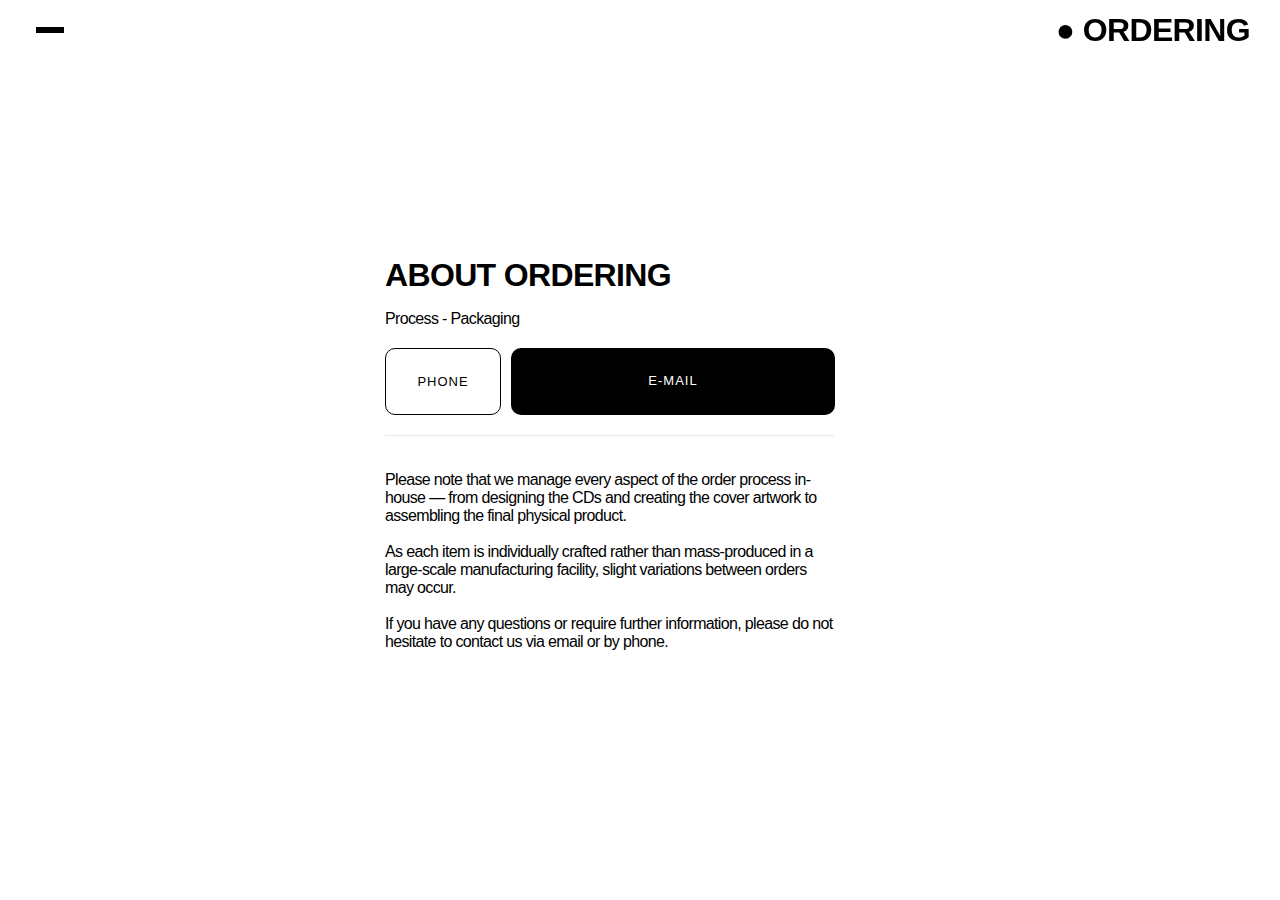
<file: about-order.html>
<!DOCTYPE html>
<html lang="en">
<head>
<meta charset="UTF-8">
<meta name="viewport" content="width=device-width, initial-scale=1.0">
<title>Midheaven I About Ordering</title>

<link rel="stylesheet" href="style/style.css">
<link rel="icon" type="image/x-icon" href="img/favicon.png">
</head>
<body>
<div class="menu-blur" id="menuBlur"></div>
<header class="top-nav">
  <button class="hamburger" id="menuToggle" aria-label="Open menu"> <span></span> <span></span> <span></span> </button>
  <a href="about-order.html">
  <h1>● ORDERING</h1>
  </a> </header>
<nav class="side-menu" id="sideMenu"> <a href="index.html">Home</a> <a href="Listen.html">Listen</a><a href="music.html">Music</a> <a href="shop.html">Store</a> <a href="shows.html">Live</a> <a href="about.html">About</a> <a href="members.html">Members</a><a href="contact.html">CONTACT</a></nav>
<div id="pageWrap">
  <div class="container">
    <div class="content">
      <div class="discography"> 
        
        <!-- ALBUM 1 -->
        <section class="album-section">
        
          <div class="album-info">
            <h1>ABOUT ORDERING</h1>
            <p>Process - Packaging</p>
            <div class="music-meta">
              <div class="meta-year contact-toggle" data-target="phoneInfo"> <a href="tel:+421000000000" class="contact-box">
                <p class="buy-p">PHONE</p>
                </a> </div>
              <div class="meta-type contact-toggle" data-target="emailInfo"> <a href="mailto:midheavenoff@gmail.com" class="contact-box">
                <p>E-MAIL</p>
                </a></div>
            </div> 
            <hr>
            <div class="contact-info" id="phoneInfo"> +421 940 791 709 </div>
            <div class="contact-info" id="emailInfo"> midheavenoff@gmail.com </div>
            <p>
              Please note that we manage every aspect of the order process in-house — from designing the CDs and creating the cover artwork to assembling the final physical product.<br><br>
As each item is individually crafted rather than mass-produced in a large-scale manufacturing facility, slight variations between orders may occur.<br><br>
If you have any questions or require further information, please do not hesitate to contact us via email or by phone.
            </p>
          </div>
        </section>
      </div>
    </div>
  </div>
  
</div>
<nav aria-hidden="true" style="display:none"> <a href="/Listen.html">Listen</a> <a href="/discography.html">Discography</a> <a href="/shows.html">Live</a> <a href="/about.html">About</a> </nav>
<script src="style/script.js">	
	</script>
<footer>
  <section id="entity-confirmation" style="display:none">
    <h1>Midheaven — Slovak Alternative Rock Band</h1>
    <p> Midheaven is a Slovak alternative rock band formed in 2021.
      The band is also known as Stredneba. </p>
  </section>
</footer>
</body>
</html>
</file>
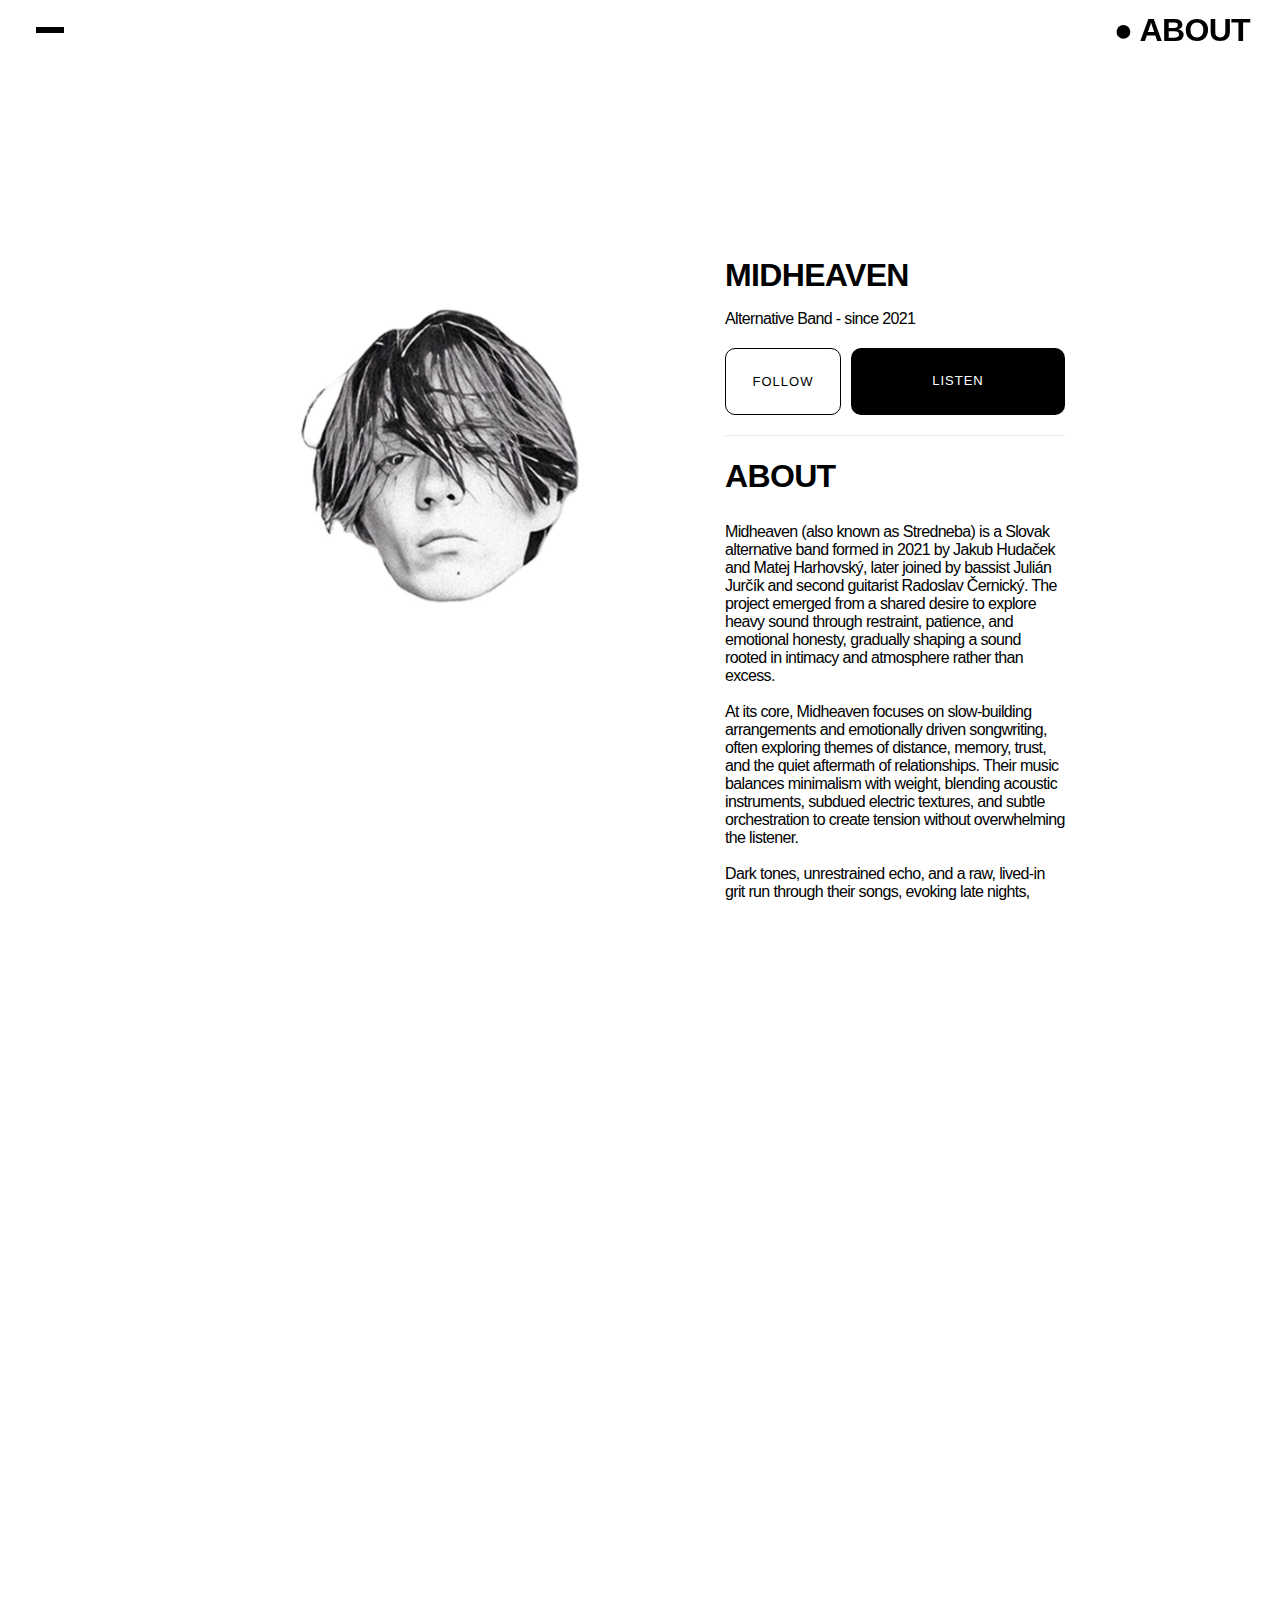
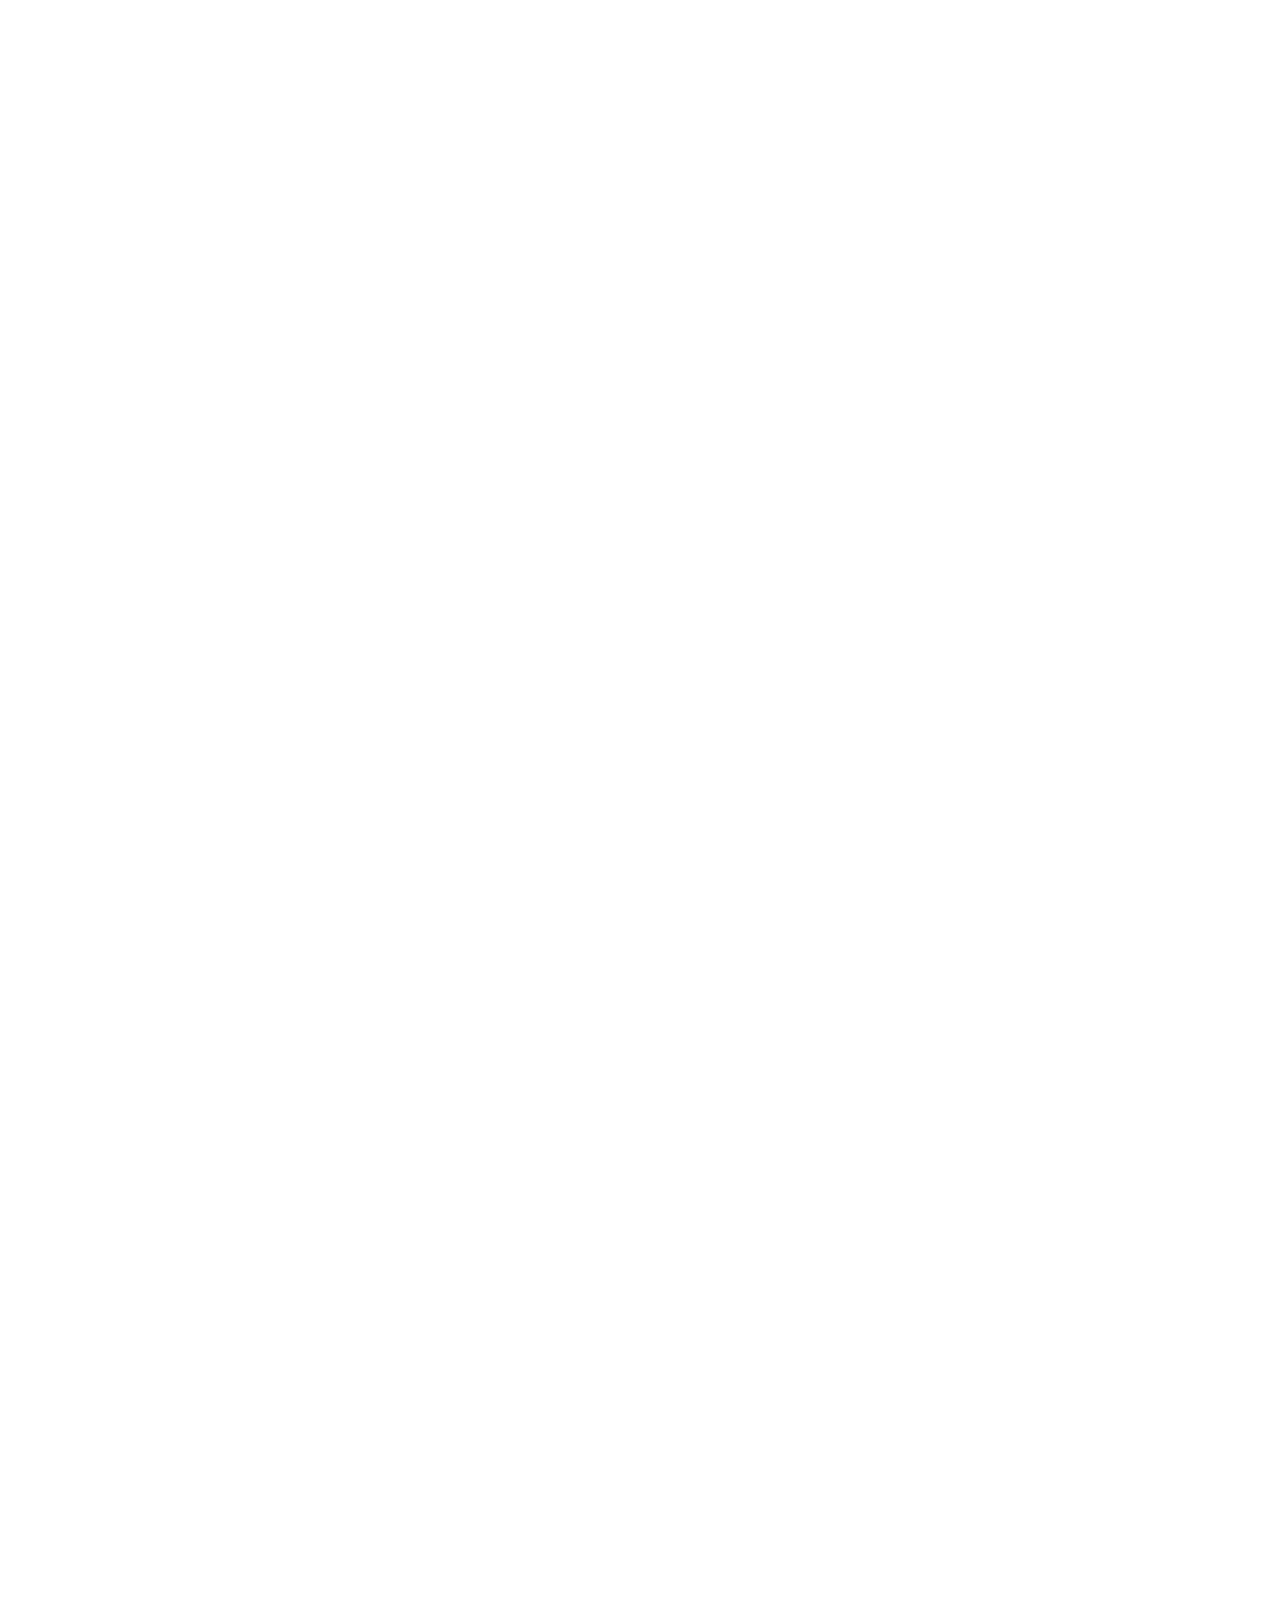
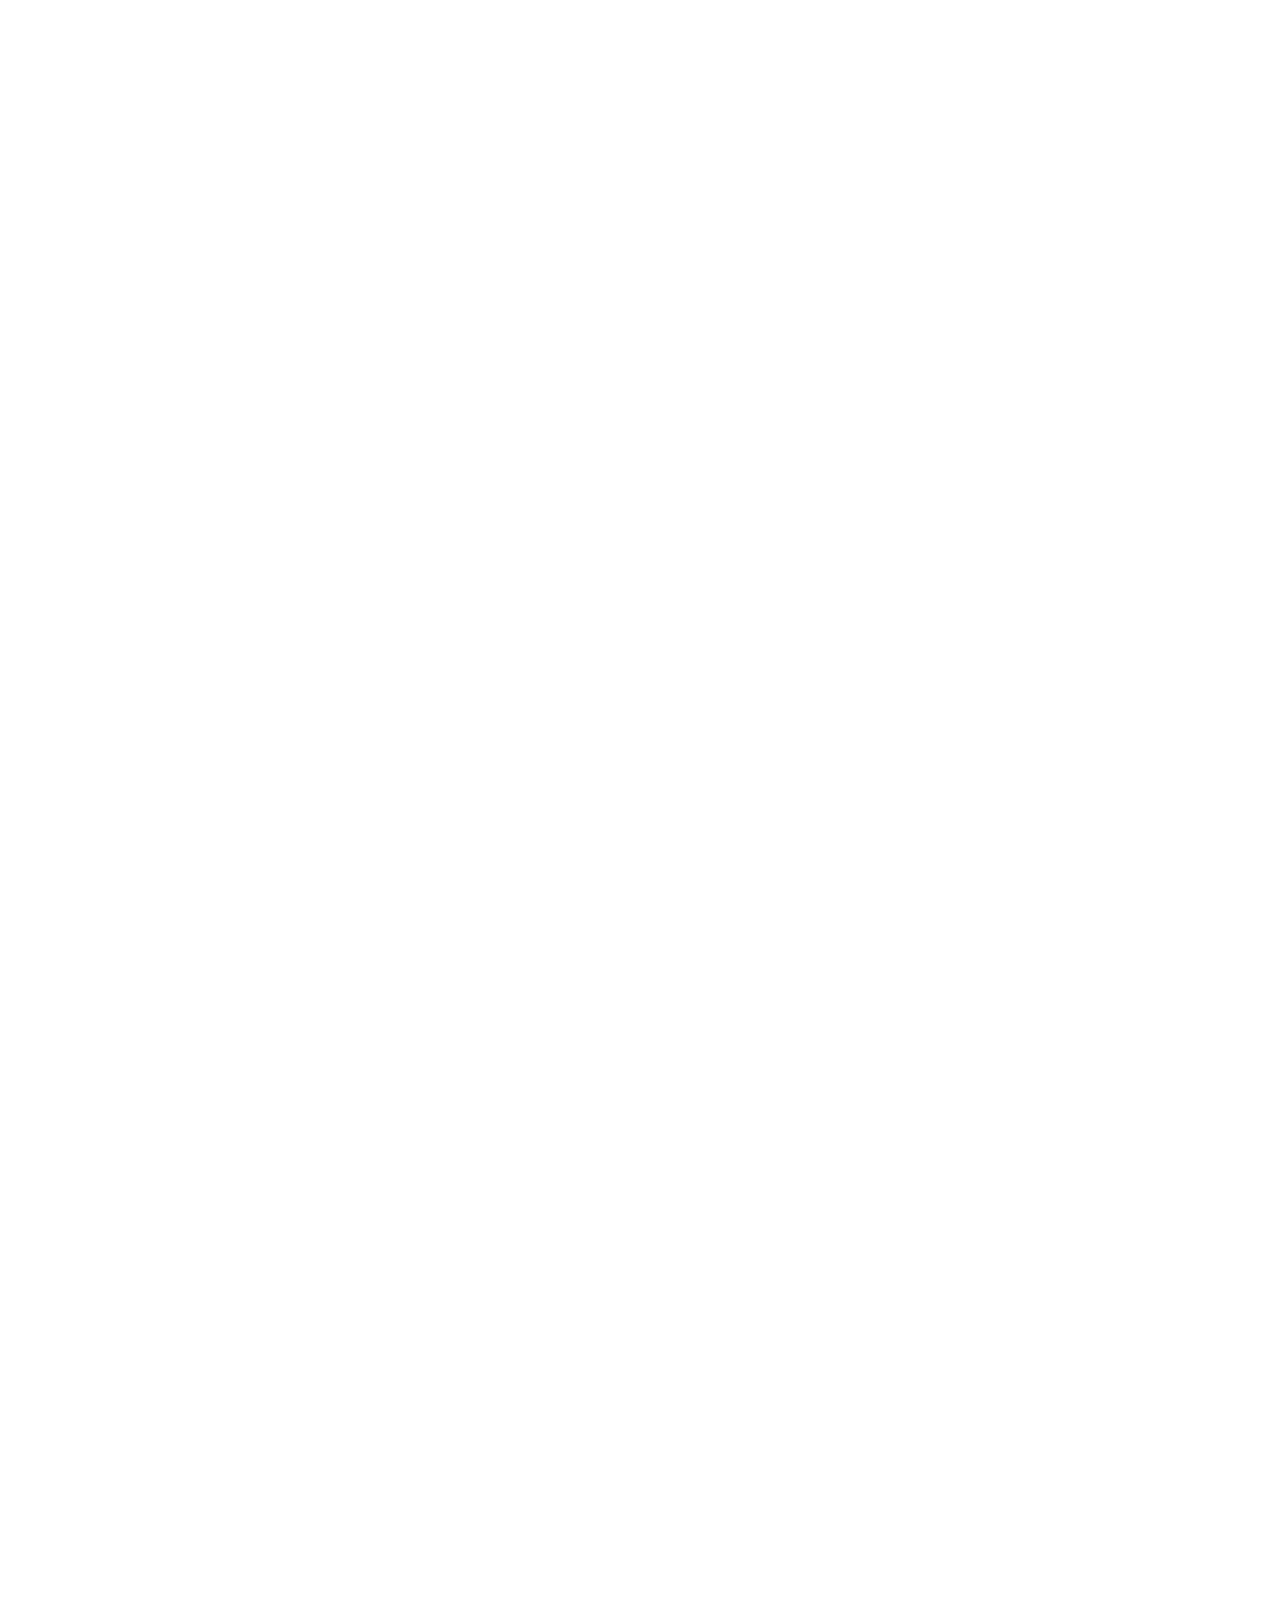
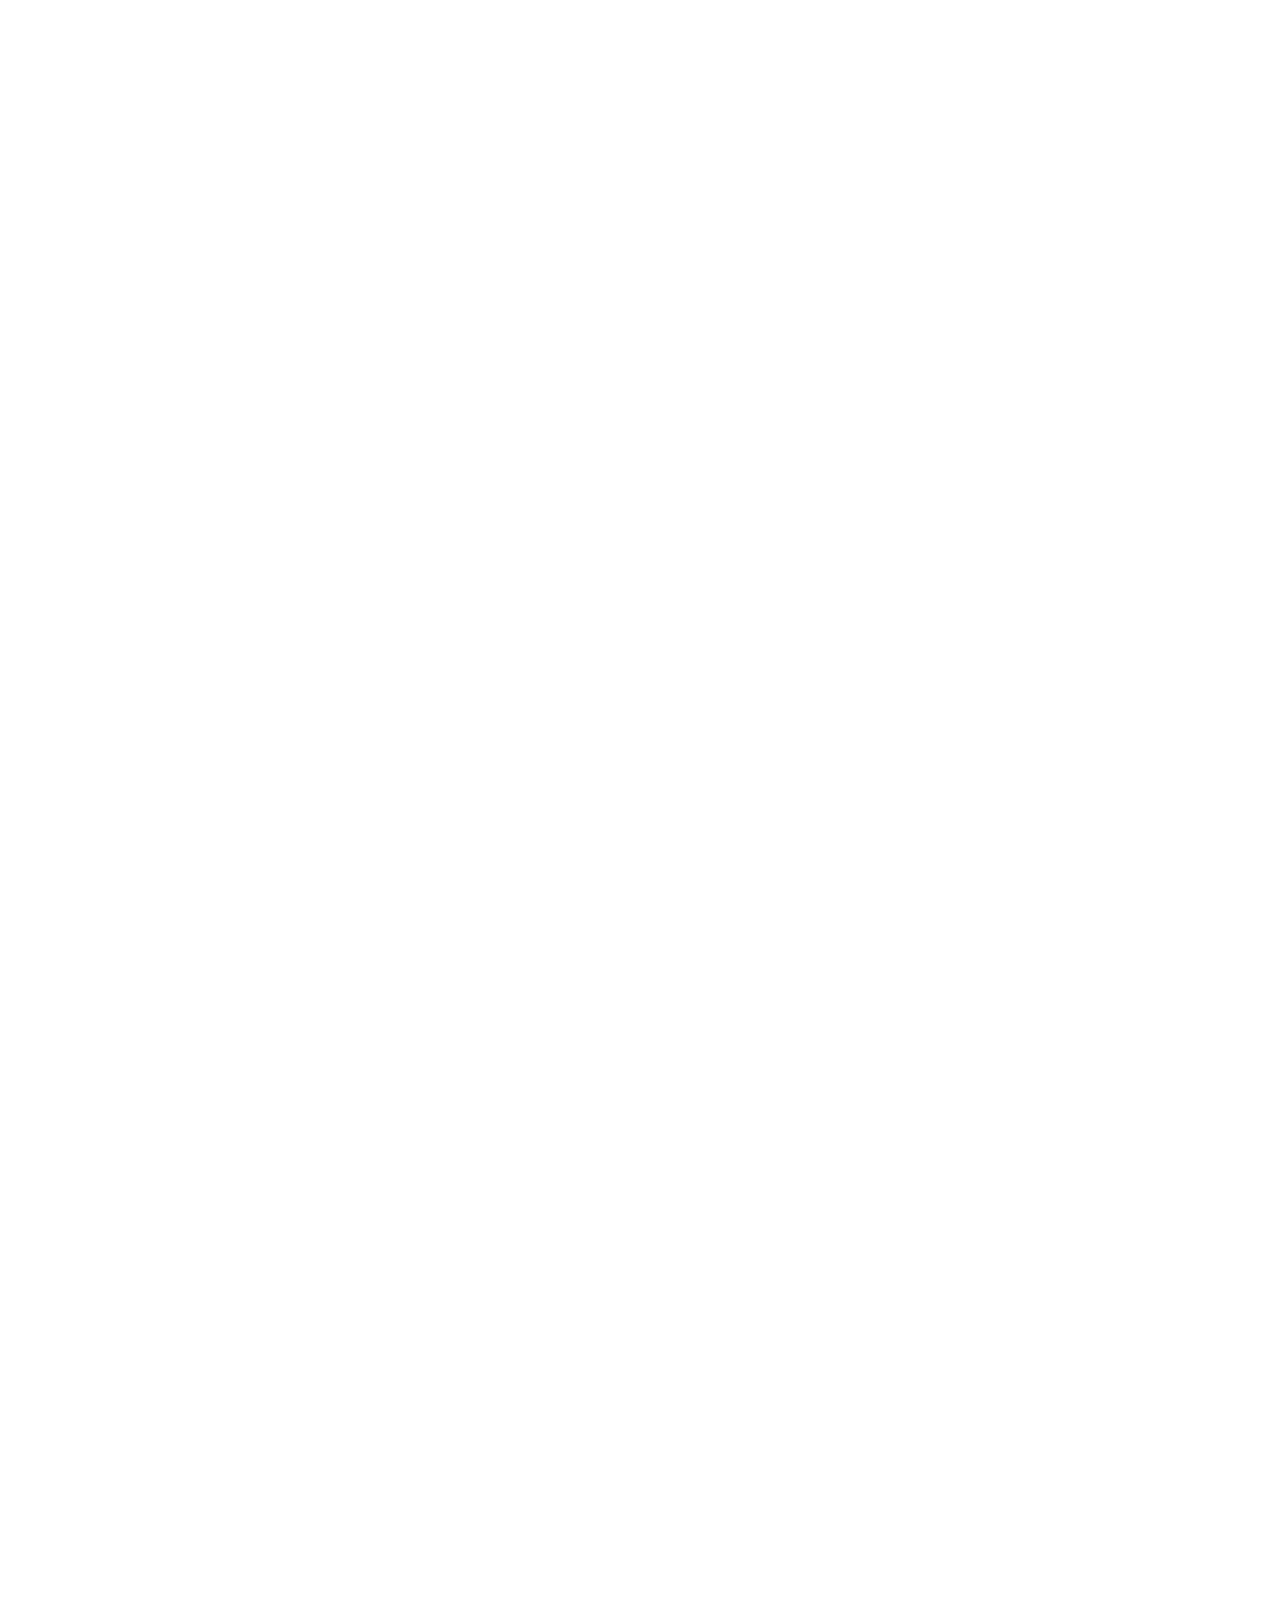
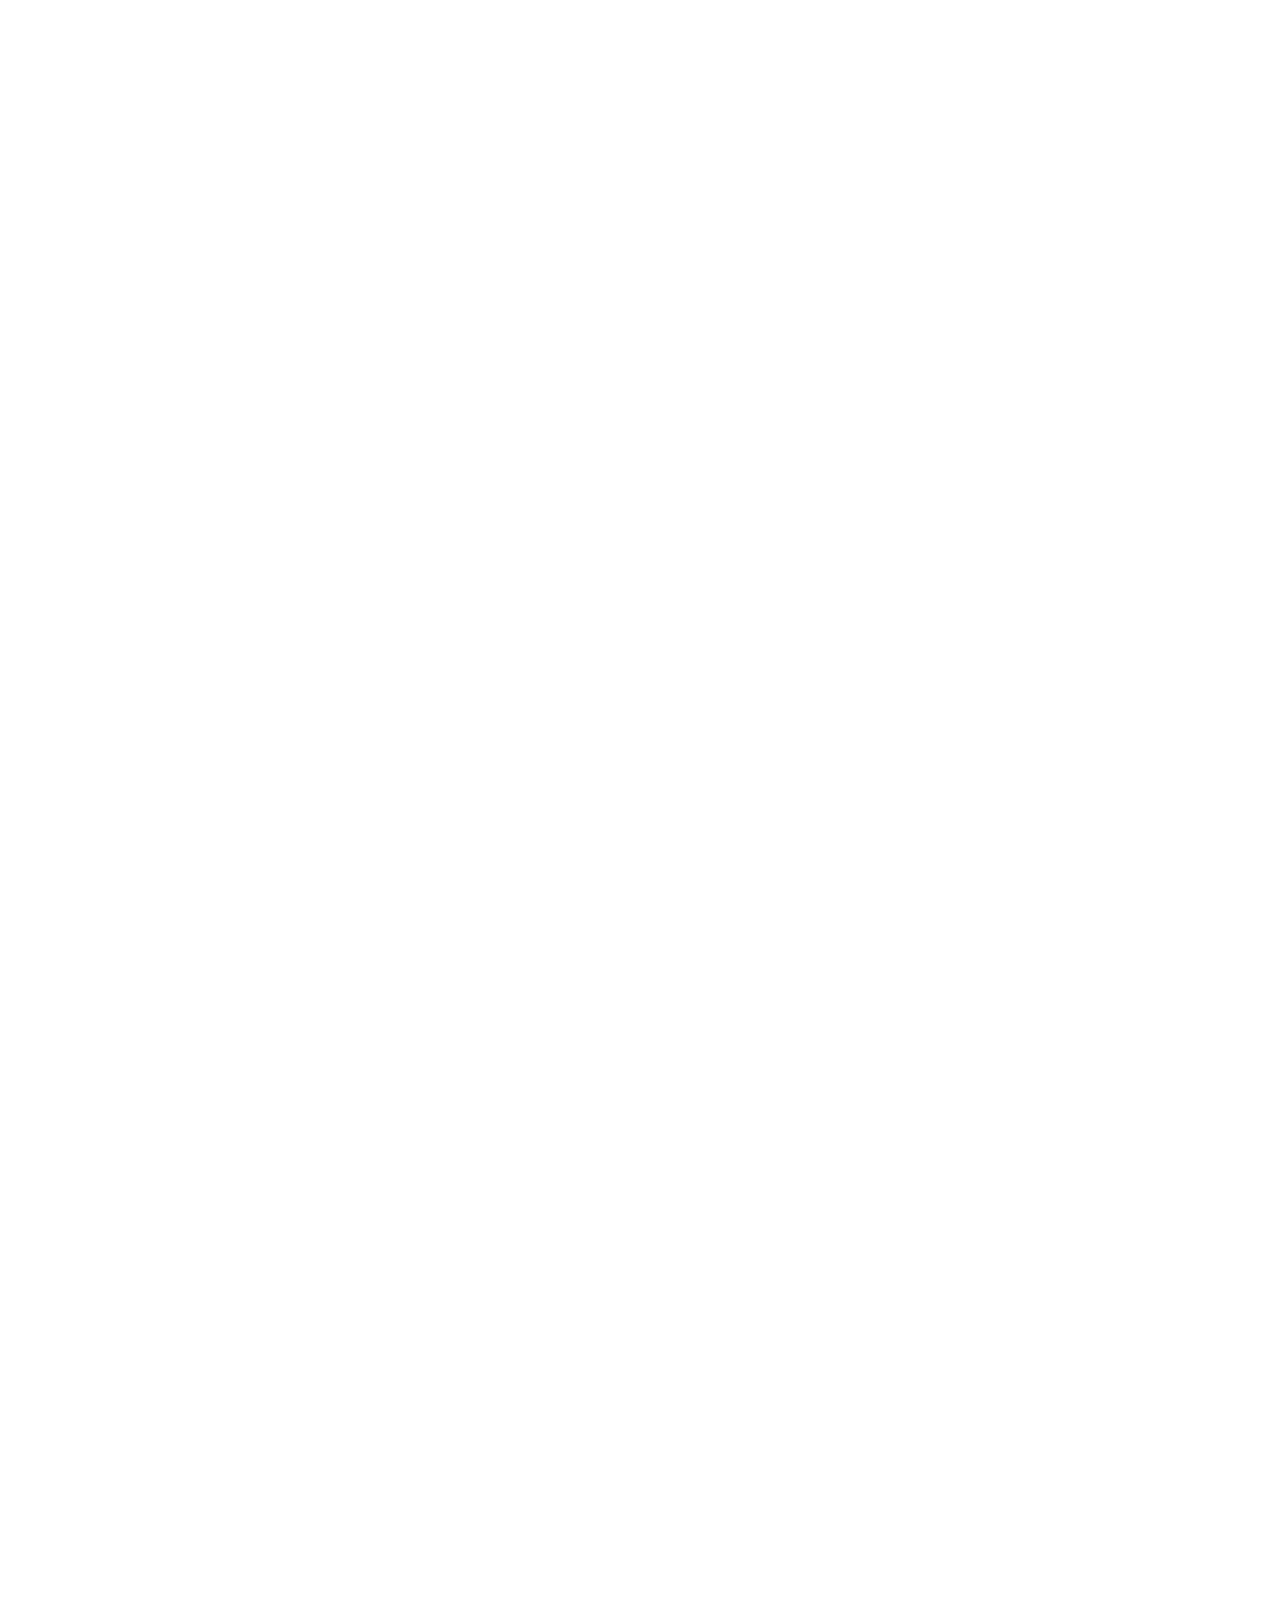
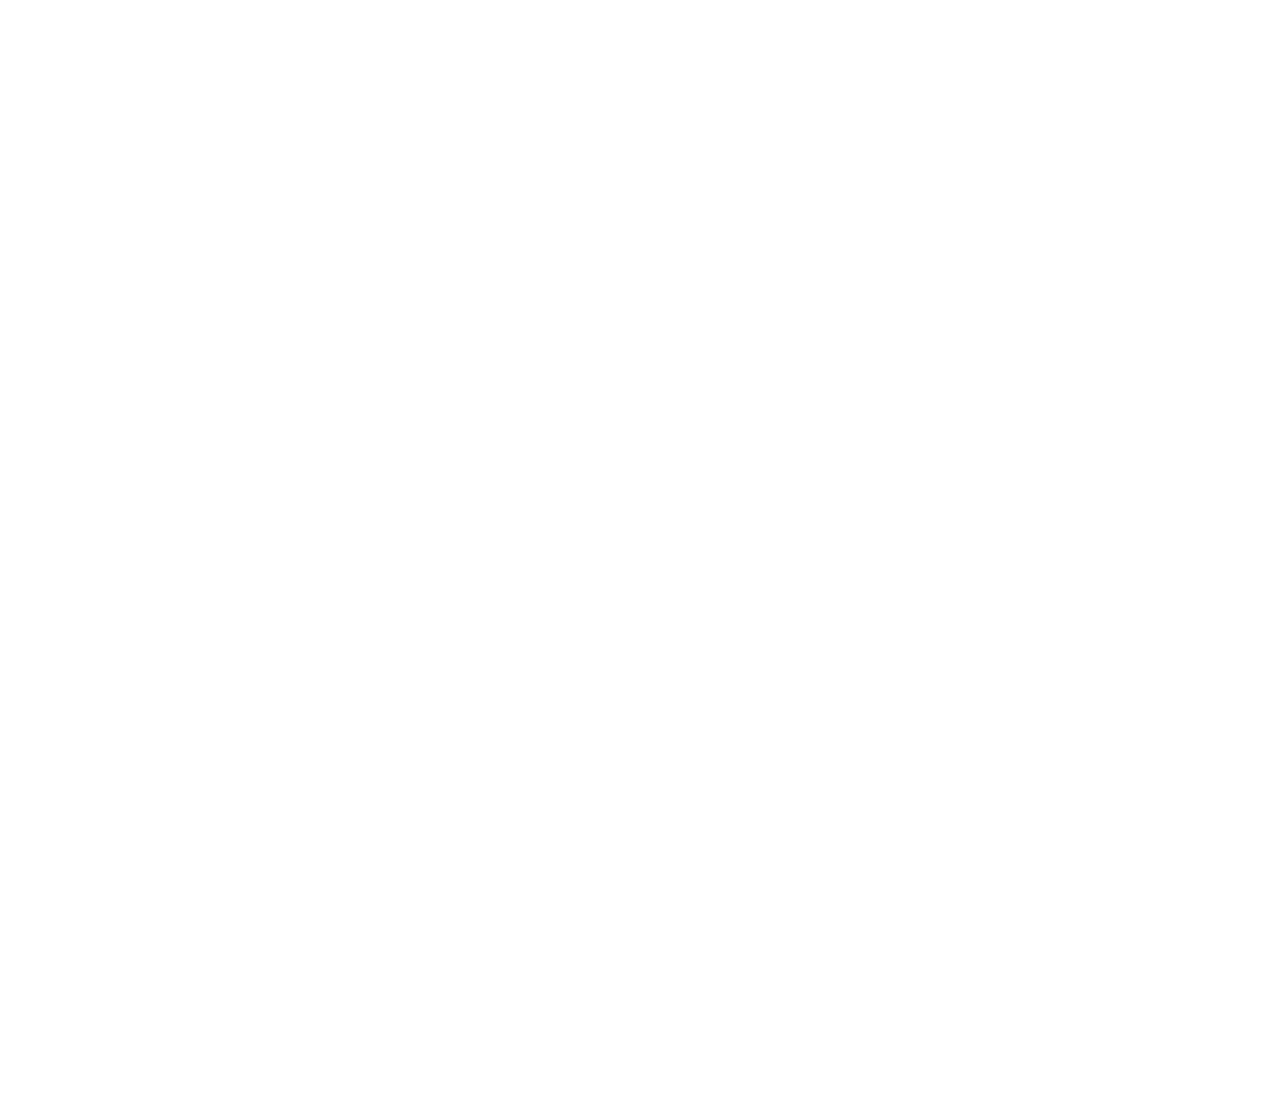
<file: about.html>
<!DOCTYPE html>
<html lang="en">
<head>
<meta charset="UTF-8">
<meta name="viewport" content="width=device-width, initial-scale=1.0">
<title>Midheaven I About</title>
	<script type="application/ld+json">
{
  "@context": "https://schema.org",
  "@graph": [

    {
      "@type": ["MusicGroup", "Organization"],
      "@id": "https://midheavenband.github.io/website/#midheaven",
      "name": "Midheaven",
      "alternateName": "Stredneba",
      "description": "Midheaven is a Slovak alternative band formed in 2021, known for emotionally driven music blending intimacy, atmosphere, and restrained heaviness.",
      "genre": ["Alternative Rock", "Indie Rock"],
      "foundingDate": "2021",
      "foundingLocation": {
        "@type": "Country",
        "name": "Slovakia"
      },
      "url": "https://midheavenband.github.io/website/",
      "image": "https://midheavenband.github.io/website/img/midheaven-band.jpg",

      "founder": [
        { "@id": "https://midheavenband.github.io/website/#jakub" },
        { "@id": "https://midheavenband.github.io/website/#matej" }
      ],

      "member": [
        { "@id": "https://midheavenband.github.io/website/#jakub" },
        { "@id": "https://midheavenband.github.io/website/#matej" },
        { "@id": "https://midheavenband.github.io/website/#julian" },
        { "@id": "https://midheavenband.github.io/website/#rado" }
      ],

      "album": [
        { "@id": "https://midheavenband.github.io/website/#ntfa" }
      ],

      "sameAs": [
        "https://musicbrainz.org/artist/9c9b52f1-c494-426c-87ec-4880c5a703e7",
        "https://open.spotify.com/artist/6Te53HLoQ36xAQXbsVsa5I",
        "https://music.apple.com/artist/1727784966",
        "https://midheaventheband.bandcamp.com",
        "https://www.youtube.com/@Midheaven_band",
        "https://www.instagram.com/midheaven_off/",
        "https://twitter.com/Midheaven030623",
        "https://www.facebook.com/profile.php?id=61583867211752",
        "https://www.tiktok.com/@midheavenoff"
      ],

      "mainEntityOfPage": {
        "@type": "WebPage",
        "@id": "https://midheavenband.github.io/website/about.html"
      }
    },

    {
      "@type": "Person",
      "@id": "https://midheavenband.github.io/website/#jakub",
      "name": "Jakub Hudaček",
      "birthDate": "2004-05-04",
      "jobTitle": "Singer, Songwriter, Guitarist, Producer",
      "memberOf": {
        "@id": "https://midheavenband.github.io/website/#midheaven"
      }
    },

    {
      "@type": "Person",
      "@id": "https://midheavenband.github.io/website/#matej",
      "name": "Matej Harhovský",
      "birthDate": "2004-03-01",
      "jobTitle": "Drummer",
      "memberOf": {
        "@id": "https://midheavenband.github.io/website/#midheaven"
      }
    },

    {
      "@type": "Person",
      "@id": "https://midheavenband.github.io/website/#julian",
      "name": "Julián Jurčík",
      "birthDate": "2003-09-04",
      "jobTitle": "Bassist",
      "memberOf": {
        "@id": "https://midheavenband.github.io/website/#midheaven"
      }
    },

    {
      "@type": "Person",
      "@id": "https://midheavenband.github.io/website/#rado",
      "name": "Radoslav Černický",
      "birthDate": "2003-07-26",
      "jobTitle": "Guitarist, Producer",
      "memberOf": {
        "@id": "https://midheavenband.github.io/website/#midheaven"
      }
    },

    {
      "@type": "MusicAlbum",
      "@id": "https://midheavenband.github.io/website/#ntfa",
      "name": "Not That Far Away",
      "byArtist": {
        "@id": "https://midheavenband.github.io/website/#midheaven"
      },
      "datePublished": "2026-02-05",
      "albumProductionType": "StudioAlbum",
      "albumReleaseType": "Album",
      "genre": ["Alternative Rock", "Indie Rock"],
      "numTracks": 8
    }

  ]
}
</script>
<link rel="stylesheet" href="style/style.css">
<link rel="icon" type="image/x-icon" href="img/favicon.png">
</head>
<body>
<div class="menu-blur" id="menuBlur"></div>
<header class="top-nav">
  <button class="hamburger" id="menuToggle" aria-label="Open menu"> <span></span> <span></span> <span></span> </button>
  <a href="about.html">
  <h1>● ABOUT</h1>
  </a> </header>
<nav class="side-menu" id="sideMenu"> <a href="index.html">Home</a> <a href="Listen.html">Listen</a><a href="music.html">Music</a> <a href="shop.html">Store</a> <a href="shows.html">Live</a> <a href="about.html">About</a> <a href="members.html">Members</a><a href="contact.html">CONTACT</a></nav>
<div id="pageWrap">
  <div class="container">
    <div class="content">
      <div class="discography"> 
        
        <!-- ALBUM 1 -->
        <section class="album-section">
          <div class="album-cover"> <img src="img/Gif.gif" alt="Gif - Midheaven member's heads"> </div>
          <div class="album-info">
            <h1>MIDHEAVEN</h1>
            <p>Alternative Band - since 2021 </p>
            <div class="music-meta">
              <div class="meta-year"> <a href="https://linktr.ee/midheaven_off">
                <p class="buy-p">FOLLOW</p>
                </a> </div>
              <div class="meta-type"> <a href="listen.html">
                <p>LISTEN</p>
                </a> </div>
            </div>
            <hr>
            <p>
            <h1>ABOUT</h1>
            <br>
            Midheaven (also known as Stredneba) is a Slovak alternative band formed in 2021 by Jakub Hudaček and Matej Harhovský, later joined by bassist Julián Jurčík and second guitarist Radoslav Černický. The project emerged from a shared desire to explore heavy sound through restraint, patience, and emotional honesty, gradually shaping a sound rooted in intimacy and atmosphere rather than excess.<br><br>
At its core, Midheaven focuses on slow-building arrangements and emotionally driven songwriting, often exploring themes of distance, memory, trust, and the quiet aftermath of relationships. Their music balances minimalism with weight, blending acoustic instruments, subdued electric textures, and subtle orchestration to create tension without overwhelming the listener.<br><br>
Dark tones, unrestrained echo, and a raw, lived-in grit run through their songs, evoking late nights, cigarette smoke, and moments of emotional uncertainty.
Rather than offering clear resolution, Midheaven’s music lingers with a feeling, allowing it to unfold naturally and remain unresolved. Their sound reflects transitional moments of growing up, letting go, and learning to live with uncertainty — creating space for listeners to slow down and sit with emotion.<br>
            <br>
            <h1>MEMBERS</h1>
            <br>
            Jakub Hudaček (born May 4, 2004) is a singer, songwriter, guitarist, musical composer, and graphic designer. He writes, performs, and produces original music with a focus on emotional storytelling and atmospheric arrangements. His work often blends intimate vocals with guitar-driven textures, ranging from stripped-down acoustic songs to fuller band productions. Jakub is the lead singer and guitarist of the band Midheaven, where he is the primary songwriter and creative force behind the project.
            Through Midheaven, he explores themes of memory, distance, healing, and transition, drawing from personal experiences and seasonal moments. The band’s searly releases marked his first steps into sharing music publicly, gradually building an audience through organic listening and word-of-mouth.
            In addition to his music releases, Jakub has experience with live performances, music production, and sound engineering. He has collaborated on theatre productions together with his sister, creating original instrumental compositions and handling sound design for live shows.<br>
            <br>
            Matej Harhovský (born March 1, 2004) is a drummer and musician, best known as the drummer of the band Midheaven. His first musical inspirations came from bands such as Nirvana, Foo Fighters, and Metallica, whose raw energy and powerful rhythms shaped his early relationship with music.
            Before he ever owned a drum kit, Matej improvised one at home — arranging pots, buckets, and armchairs around the couch and using them as a full setup. From this homemade “kit,” he taught himself to keep precise rhythm, playing along to his favorite songs and developing a natural sense of timing and groove. This early, self-taught approach laid the foundation for his dynamic and instinctive drumming style.<br>
            <br>
            As a member of Midheaven, Matej brings a balance of power and restraint to the band’s sound, supporting emotionally driven songs with solid, expressive rhythms. His playing is rooted in alternative and rock traditions but shaped by an intuitive feel developed long before formal equipment or rehearsals entered the picture.<br>
            <br>
            Julián Jurčík (born September 4, 2003) is a musician for whom music is far more than sound – it is a way of self-expression. He has been playing the bass guitar since early childhood, developing a strong sense of groove, rhythm, and musical foundation. He has also performed gospel music in church, where he discovered the emotional and unifying power of music.<br>
            <br>
            Alongside his work with Midheaven, he is also a member of the Brazilian folkloric band Batida, where he plays the caixa. Brazilian rhythms have broadened his musical perspective, bringing energy, passion, movement, and joy into his performances. With extensive experience in concerts and live performances, he is comfortable on stage, knows how to connect with an audience, and understands how to channel and return the energy of a live crowd.<br>
            <br>
            Julián loves music in all its forms – from deep bass lines to driving percussion. For him, music is freedom, a universal language, and an essential part of everyday life.<br>
            <br>
			  Radoslav Černický (born July 26, 2003) is a guitarist, musician and a producer who joined Midheaven in February 2026 as the band’s second guitarist. His addition expanded the group’s sonic range, allowing for more layered arrangements, interplay between guitars, and a broader dynamic spectrum in both live and recorded settings.<br><br>
Radoslav’s playing complements the band’s emphasis on atmosphere and restraint, contributing textural depth rather than excess. His integration into Midheaven marked a shift toward a fuller, more dimensional sound while maintaining the project’s core identity.
            <h1>HISTORY</h1>
            <br>
            The initial impulse for Jakub came when his best friend bought a guitar from a wholesale shop in 2018, and just a few months after that, they were already writing ironic songs together. Matej, knowing about that, had an idea of forming a band with Jakub, with himself being the drummer without even having a drum kit. That idea stayed in the back of Jakub’s mind when they were going back home with Matej from London after a school trip where the idea was presented.<br>
            <br>
            During the summer of 2019, Jakub started uploading a few guitar compositions on SoundCloud and YouTube, alongside his best friend, who started producing beats, and together they created a group called Dark Ideas, in which Matej wasn’t yet part of. Having a lot of “free time” from December 2019 until the start of the COVID-19 lockdown, Jakub started exercising his singing along to live performances of Nirvana, an example being Nirvana: Live at the Paramount 1991. Jakub learned every riff, note, and Kurt Cobain’s movements with his guitar pedals. Jakub’s microphone was a small cactus, his guitar an unplugged Fender Stratocaster, later a black Fender Jazzmaster, and his guitar pedals were two of his favorite slippers. During that time, Matej was getting more into playing music, but his idea of rehearsing was arranging pots, buckets, and armchairs around the couch and using them as a full setup. From this homemade “kit,” he taught himself to keep precise rhythm, playing along to his favorite songs and developing a natural sense of timing and groove. During the spring of 2020, they both started talking more about starting a band, coming up with the band name, track lyrics, and the overall vision of the band. Not knowing if they would stick with the name Dark Ideas, Jakub found a connection in the astrological term Midheaven in April 2020, the connection being that Jakub’s, Matej’s, and Rado’s (Jakub’s best friend) astrological signs were under the same Midheaven.<br>
            <br>
            From the basic written text saying “Midheaven” in Jakub’s textbook, Matej created a logo in April 2021, which was the same month he bought his first-ever drum kit. Just four months later, they had their first rehearsal on August 2, 2021. Jakub, having experience playing guitar along to drum tracks for three years, was blown away that Matej had no problem playing along to his already composed tracks without ever hearing them before. Matej easily came up with drum beats and ideas on where to improve. Since then, they rehearsed almost every other week in the comfort of Matej’s room or garage until June 2023, when they switched from rehearsing alone to playing in front of an audience.<br>
            <br>
            At the end of December 2025, Midheaven became a three-piece with the addition of a bassist, Julián. He reached out to Jakub and Matej himself, texting them that he wanted to be a part of the band. Funny enough, he was the first person that came to their minds as early as around 2020 when they were casually thinking about who could play bass, even though they only “knew” him distantly at the time.<br>
            <br>
			  At the beginning of 2026, Midheaven continued to evolve its lineup. In February 2026, guitarist Radoslav Černický joined the band as a second guitarist, further expanding their sound and live possibilities. His first rehearsal with the band — alongside bassist Julián Jurčík — took place in an unconventional setting: live on air during a radio broadcast on March 10, 2026. This moment marked the first time the full lineup performed together in real time, reflecting the band’s natural and unfiltered approach to collaboration.
            <h1>LIVE CONCERTS</h1>
            <br>
            In January 2023, Jakub’s cousin started working at a coffee bar, where they came up with the idea of doing their first concert. Their first concert took place on June 3, 2023, in Poprad, Slovakia. Without having a record out, they played covers of a few of their favorite tracks in front of 20–30 people, examples being Feeling Whitney by Post Malone, Wicked Game by Chris Isaak, Loveland by Milky Chance, and their unreleased track Hummingbird. After the concert, they fell in love with being in front of an audience and had the idea of doing one concert per month during the summer of 2023. They did so, with the second one being on July 22 and their third and “biggest” of that era being on August 30, where they played in a packed place with about 40 people watching, with no way of leaving — not just because of the rain. It was the first concert where not only Jakub sang, but their friend Stella joined them for a cover of Wicked Game by Chris Isaak. During those three concerts, Midheaven arranged scenography, audio engineering, graphics, and more. After that, Midheaven returned to rehearsing and coming up with new ideas. Their next concert was at Jakub’s 20th birthday party (May 4, 2024), where they played their own tracks, an example being Night (unreleased), and a few covers, an example being Nothing Else Matters by Metallica, which Jakub wanted to never learn but did so in two hours just to play it for his friend’s dad.<br>
            <br>
            In July 2024, they were invited to play a local festival called Kultúra Ktorá Neexistuje, where they switched genres slightly by replacing acoustic guitar and light drumsticks with a distorted electric guitar and hard drumsticks. During the concert, Jakub had a short monologue about culture being abused in Slovakia by politicians and about how everyone should cherish and support culture so it won’t go away like his childhood home did.<br>
            <br>
            It was the first concert where they played mostly their own tracks, with the only exceptions being three songs: Out Getting Ribs by King Krule, Sappy, and Jesus Doesn’t Want Me for a Sunbeam (cover version) by Nirvana. Their set was an hour long during sunset in front of a few dozen people under the High Tatras. They left their signature on the wall inside the building, but sadly the location of the festival Kultúra Ktorá Neexistuje burned down in late 2025.<br>
            <br>
			  On January 31, 2026, Midheaven performed in a more intimate setting during Matej’s mother’s 50th birthday celebration. The set consisted of covers of her favorite songs, marking a rare occasion where the band adapted its repertoire to a personal context rather than its usual atmospheric and original material.<br><br>
			  In March 2026, Midheaven performed live on air during a radio broadcast, presenting the full lineup in a public setting for the first time. The session captured the band’s raw, unfiltered sound and documented an early stage of their development as a four-piece.
            <h1>RECORDING AN ALBUM</h1>
            <br>
            In December 2024, Jakub went to Ladis, Austria, to work abroad in a hotel, leaving behind the opportunity to be part of another local festival concert that would have taken place in late December that year. He was in Austria for four months, from December 2024 until April 2025, and during that time his idea was, apart from working there, to record a full album. Having just a guitar, microphone, microphone stand, laptop, and sound card, he managed to write and record 11 tracks, eight of which were used on the record.<br>
            <br>
            “The album Not That Far Away dives deeper into themes of distance, longing, and the strange comfort that comes from missing someone. The record reflects nights spent alone, days spent working, and the feeling of being close to love while standing hundreds of kilometers away.”<br>
            <br>
            One thing was missing, though, and that was the drums. Jakub recorded the whole album in tempo by downloading drum beats in certain BPMs but wanted Matej’s drums to be there. During those four months, Jakub and Matej were calling each other, with Matej listening to the tracks along the way, giving tips and improvements, but at the same time giving compliments about the sound. On March 1, 2025, Jakub made Matej a birthday song, just a month before him going back to Slovakia. When Jakub came back to Slovakia, after surprising Matej, who had no idea he would come sooner, they went straight to rehearsing and trying to record the drums. They didn’t have microphones for the drums, so the sound wasn’t even near average, and they both knew they couldn’t finish the full record before May 4, 2025 — Jakub’s birthday and the day he was hosting a listening party for the album. After the listening party, Jakub received a few improvement tips from the people who were there, the main one being the inclusion of Matej’s drum beats, which for him was at the top of the list. A week after that, Jakub and Matej went for a beer in the city where, out of spite, Jakub bought a whole set of drum microphones to record with. When the microphones arrived, they thought the whole drum-recording process would take months, maybe even longer.<br>
            <br>
            They finished recording the entire album one week later.<br>
            <br>
            Since the start of June 2025, Jakub returned to working in the Belianska Cave as a guide, which was his third year working there during June, July, August, and September. During that time, Jakub started learning more about mixing, mastering, and producing records in general. With the help of ChatGPT, he learned how sound works and what to do to make the album listenable on a professional level. During that time, he tried re-recording vocals, but only one re-recorded vocal was used on the record — on the track Sorrow Is Mine. During the summer and the start of the fall, Jakub often visited Matej’s workplace, a tennis court, where he played him new remastered versions of the tracks with Matej’s drums finally included. After September, Jakub moved to Žilina, where he slowly gave the album its final touches. He considered re-recording the vocals again, but the idea of keeping the vocals recorded in Austria felt more fitting. Midheaven finished the album Not That Far Away in November 2025 and released their first single, Stairs You Have to Climb, on November 21, 2025.<br>
            <br>
            <h1>CHRISTMAS EP</h1>
            <br>
            Before releasing the album, Matej had an idea that it would be better to release it gradually — first a single, then an EP, and then the album. The idea was catchy, and they decided that before Christmas they would create a completely new EP with a Christmas tone. Jakub started writing and composing at the beginning of November and recorded four tracks, three of which ended up on the final record. He finalized all three tracks in mid-November, and they recorded the drums the week after that. Final production touches were made by Jakub at his apartment in Žilina at the end of November.<br>
            <br>
            “The songs don’t celebrate the holiday as a moment of joy, but as a pause — a night where everything slows down enough for loneliness to catch up. Christmas Eve becomes a mirror: the lights are on, the cake is ready, the rituals are in place, yet something essential is missing. There is warmth everywhere, except where it’s needed most. Across the EP, distance is physical and emotional at the same time. Rather than nostalgia, the EP lives in the present moment of missing someone while knowing exactly where you belong. It’s about choosing softness in a season that expects certainty, and about finding meaning in staying — even if only for one night.”<br>
            <br>
            They released the first single from the EP At Least Not Today on December 9, 2025, and the full EP, Glories Streaming from Heaven, on December 17, 2025.<br>
            <br>
            <h1>PRESENT</h1>
            <br>
            Midheaven are slowly gaining international listeners, some from the Netherlands, Spain, Germany, and more. They have much more to show, which they do not wish to reveal just yet. <br>
            <br>
            <h1>MEMBERS AND DISCOGRAPHY</h1>
            <br>
            • Jakub Hudaček — Vocals, Strings, Piano, Production<br>
            <br>
            • Matej Harhovský — Drums, Percussion, Production-Assistant<br>
            <br>
            • Julián Jurčík — Bass, Percussion, Production-Assistant<br>
			  <br>
            • Radoslav Černický — Guitar, Production-Assistant<br>
            <h1>Albums</h1>
            <br>
            • 2026 — Not That Far Away<br>
            <h1>EPs</h1>
            <br>
            • 2025 — Glories Streaming from Heaven<br>
            <h1>Singles</h1>
			  <br>
            • 2026 — Place With a Cave Inside<br>
            <br>
            • 2026 — Trust<br>
            <br>
            • 2025 — At Least Not Today<br>
            <br>
            • 2025 — Stairs You Have To Climb<br>
            <br>
            </p>
          </div>
        </section>
      </div>
    </div>
  </div>
  <footer class="site-footer">
    <div class="footer-inner"> 
      
      <!-- Column 1 -->
      <div class="footer-col">
        <h4>MIDHEAVEN </h4>
        <a href="music.html">MUSIC</a> <a href="shop.html">STORE</a> <a href="members.html">MEMBERS</a> <a href="contact.html">CONTACT</a> </div>
      
      <!-- Column 2 -->
      <div class="footer-col"> <a href="https://linktr.ee/midheaven_off">Linktree</a> <a href="https://www.instagram.com/midheaven_off">Instagram</a> <a href="https://www.facebook.com/profile.php?id=61583867211752">Facebook</a> <a href="https://www.tiktok.com/@midheavenoff">Tiktok</a> <a href="https://www.youtube.com/@Midheaven_band">Youtube</a> <a href="https://midheaventheband.bandcamp.com/music">Bandcamp</a> </div>
      
      <!-- Column 3 -->
      <div class="footer-col"> <a href="https://musicbrainz.org/artist/9c9b52f1-c494-426c-87ec-4880c5a703e7">MusicBrainz</a> <a href="https://www.discogs.com/artist/17235121-Midheaven-Slovak-Band?srsltid=AfmBOory1wrMPtnKozN6B27eYHwAE5ANR167ertL8E8BWfcTJtRGAwCF">Discogs</a> <a href="https://genius.com/artists/Stredneba">Genius</a> <a href="https://music.fandom.com/wiki/Midheaven">Fandom</a> <a href="https://www.musixmatch.com/artist/Midheaven-5">Musixmatch</a> <a href="https://www.albumoftheyear.org/artist/637004-midheaven/">Album Of The Year</a> </div>
    </div>
    <div class="footer-bottom"> <a>© 2026 Midheaven - All rights reserved - Site made by Stredneba Records</a>
      <div class="footer-legal"> <a href="contact.html">Let's Talk</a> <a href="checkout.html">Manual Order</a> <a href="about-order.html">Ordering Informations</a> <a href="https://strednebarecords.github.io">Stredneba Records</a></div>
    </div>
  </footer>
</div>
<nav aria-hidden="true" style="display:none"> <a href="/Listen.html">Listen</a> <a href="/discography.html">Discography</a> <a href="/shows.html">Live</a> <a href="/about.html">About</a> </nav>
<script src="style/script.js">	
	</script>
<footer>
  <section id="entity-confirmation" style="display:none">
    <h1>Midheaven — Slovak Alternative Rock Band</h1>
    <p> Midheaven is a Slovak alternative rock band formed in 2021.
      The band is also known as Stredneba. </p>
  </section>
</footer>
</body>
</html>
</file>
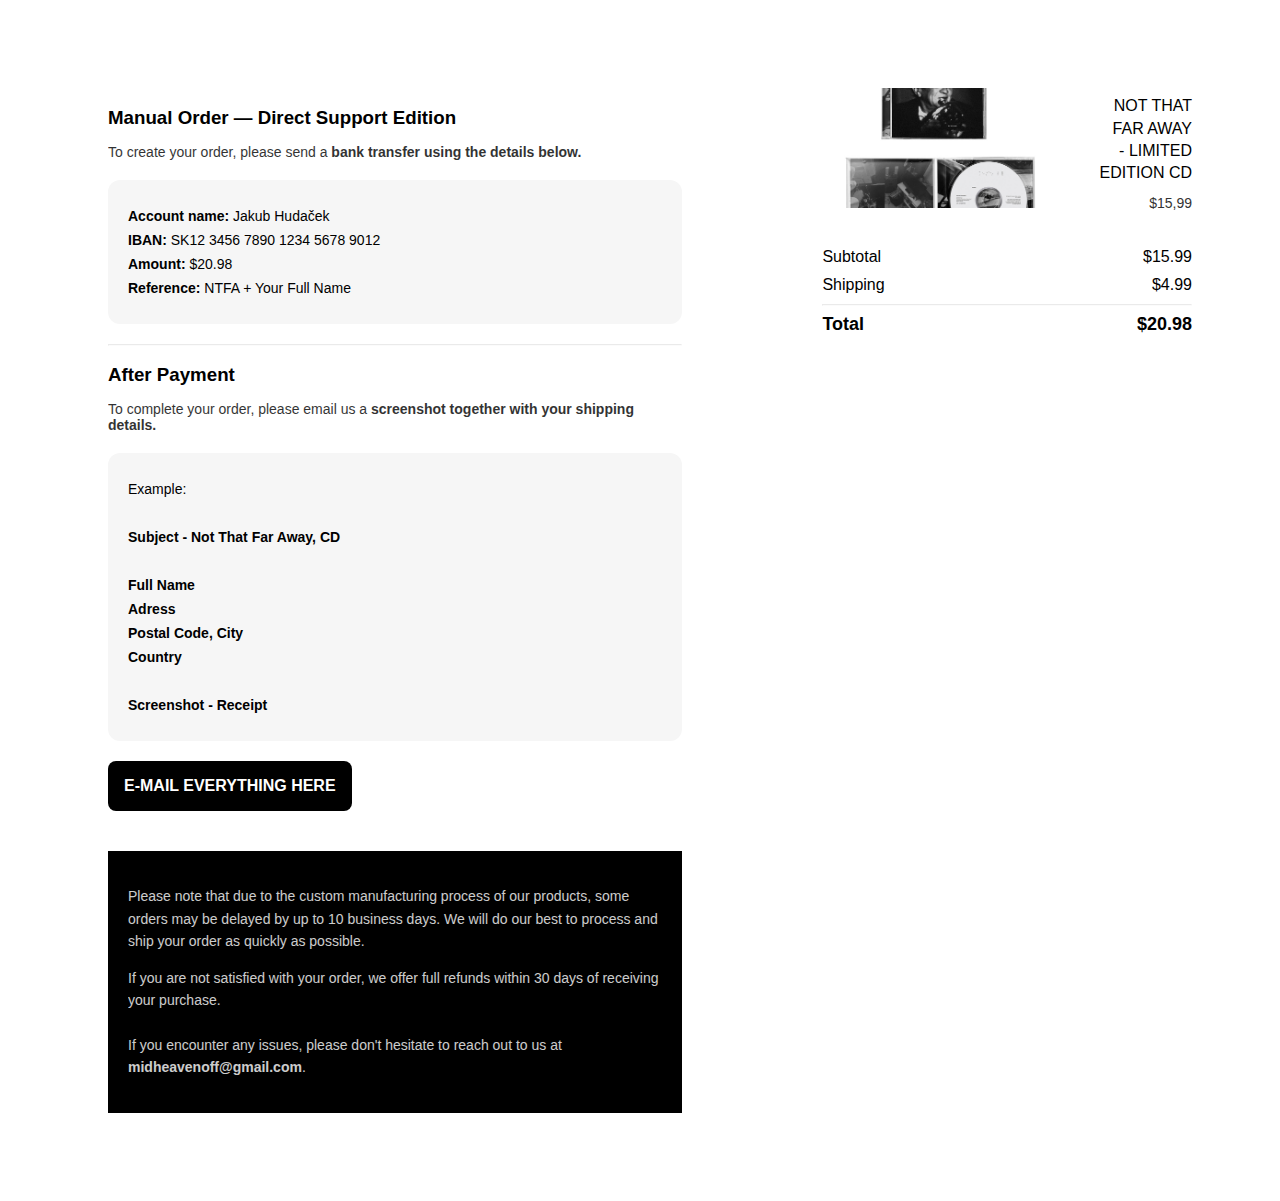
<file: checkout.html>
<!doctype html>
<html>
<head>
<meta charset="UTF-8">
<title>Checkout I Not That Far Away</title>
  
<meta name="viewport" content="width=device-width, initial-scale=1.0">

<style>
body {
  font-family: Gotham, "Helvetica Neue", Helvetica, Arial, "sans-serif";
  max-width: 100%; /* Ensure body is responsive */
  overflow-x: hidden; /* Prevent horizontal scroll */
}

body hr {
  opacity: 0.2;
}

#pageWrap {
  max-width: 1250px;
  margin: 0 auto;
  padding: 0 20px; /* Optional padding for spacing */
}


.checkout-wrapper {
  display: grid;
  grid-template-columns: 1.2fr 0.8fr; /* Default two-column layout */
  min-height: 70vh; /* Remove this line if you experience issues */
  height: auto; /* Allow height to adjust dynamically */
}
/* LEFT */
.checkout-left {
  padding: 80px;
  max-width: 600px;
}
.checkout-left h2 {
  margin-bottom: 20px;
}
.express-buttons {
  display: flex;
  gap: 10px;
  margin-bottom: 20px;
}
.bank-box {
  background: #f6f6f6;
  padding: 20px;
  border-radius: 12px;
  margin: 20px 0;
  font-size: 14px;
}
.bank-box p {
  margin: 8px 0;
}
.bank-info-text {
  font-size: 14px;
  opacity: 0.8;
}
.shipping-list {
  margin: 10px 0 20px;
  padding-left: 20px;
}
.email-btn {
  display: inline-block;
  padding: 12px 20px;
  background: black;
  color: white;
  text-decoration: none;
  border-radius: 8px;
}
	
	.email-btn-order {
  display: inline-block;
  align-content: flex-end;
  padding: 12px 20px;
  background: white;
  color: black;
  text-decoration: none;
  border-radius: 8px;
		border: 1px solid black;
}
	
.email-btn:hover {
  background: #141414;
}

.divider {
  text-align: center;
  margin: 30px 0;
  opacity: 0.6;
}
/* FORM */
.checkout-section {
  margin-bottom: 40px;
}
.checkout-section h3 {
  margin-bottom: 15px;
}
.checkout-section input, .checkout-section select {
  width: 100%;
  padding: 14px;
  margin-bottom: 12px;
  border-radius: 8px;
  border: 1px solid #ccc;
  font-size: 14px;
}
.form-row {
  display: flex;
  gap: 10px;
}

/* RIGHT SIDE */
.checkout-right {
  padding: 80px 60px;
}
.order-summary {
  max-width: 400px;
  margin: 0 auto;
}
.summary-product {
  display: flex; /* Changed from grid to flex for better control */
  align-items: center; /* Ensure image and text are vertically aligned */
  gap: 15px; /* Space between image and text */
  margin-bottom: 30px;
}

/* Make image circular, align it properly */
.summary-product img {
  width: 120px; /* Adjust image size */
  height: 120px; /* Make it square */
  object-fit: cover; /* Keep the image from stretching */
  border-radius: 8px; /* Slight rounded corners */
  margin-right: 20px; /* Space between image and text */
}

.product-info {
  display: flex;
  flex-direction: column; /* Stack the product name and price vertically */
  justify-content: center; /* Center the content vertically */
  gap: 10px; /* Space between the product name and price */
}

/* Align the product name and price */
.product-name {
  font-size: 16px;
  line-height: 1.4;
		text-align: right;
}

.product-price {
  font-size: 14px;
  color: #333; /* You can tweak this color */
	text-align: right;
}

.summary-row {
  display: flex;
  justify-content: space-between;
  margin-bottom: 10px;
}

.summary-row.total {
  font-weight: bold;
  font-size: 18px;
}

/* Order Policy Section */
.order-policy {
  padding: 20px;
  background: black;
  color: white;
}

.order-policy h4 {
  font-size: 18px;
  font-weight: bold;
  margin-bottom: 10px;
}

.order-info-text {
  font-size: 14px;
  line-height: 1.6;
  opacity: 0.8;
}

.order-info-text strong {
  font-weight: bold;
}

@media (max-width: 768px) {
  /* Use flexbox layout for mobile */
  .checkout-wrapper {
    display: flex;
    flex-direction: column; /* Stack the two columns vertically */
    padding: 0 20px;
  }

  .checkout-left, .checkout-right {
    width: 100%;
    padding: 20px;
    box-sizing: border-box;
  }
}

.order-summary {
  max-width: 100%; /* Allow order summary to take full width */
  margin: 0 auto;
}

.summary-product {
  display: flex;
  flex-direction: row;
  align-items: center;
  text-align: left;
  width: 100%;
}

.summary-product img {
  width: 100%; /* Adjust the image size */
  margin-bottom: 10px;
}

.checkout-section input, .checkout-section select {
  width: 100%; /* Ensure input fields take full width */
  padding: 14px;
  margin-bottom: 12px;
  border-radius: 8px;
  border: 1px solid #ccc;
  font-size: 14px;
}

.pay-now, .email-btn {
  text-align: center;
  padding: 16px;
  font-size: 16px;
}

.order-policy {
  padding: 20px;
  background: black;
  color: white;

}

.order-policy h4 {
  font-size: 18px;
  font-weight: bold;
  margin-bottom: 10px;
}

.order-info-text {
  font-size: 14px;
  line-height: 1.6;
  opacity: 0.8;
}

.order-info-text strong {
  font-weight: bold;
}

@media (max-width: 768px) {
  .order-summary {
    max-width: 100%;
  }

  .summary-product img {
    width: 50%; /* Make images fully responsive */
  }
}
</style>
</head>

<body>
<div id="pageWrap">
  <div class="checkout-wrapper"> 
    
    <!-- LEFT SIDE -->
    <div class="checkout-left">
      
      <!-- CONTACT -->
      <div class="checkout-section">
		 
        <h3>Manual Order — Direct Support Edition</h3>
        <p class="bank-info-text"> To create your order, please send a  <b>bank transfer using the details below.</b>
         </p>
        <div class="bank-box">
          <p><strong>Account name:</strong> Jakub Hudaček</p>
          <p><strong>IBAN:</strong> SK12 3456 7890 1234 5678 9012</p>
          <p><strong>Amount:</strong> $20.98</p>
          <p><strong>Reference:</strong> NTFA + Your Full Name</p>
        </div>
        <hr>
        <h3>After Payment</h3>
        <p class="bank-info-text">To complete your order, please email us a  <b>screenshot together with your shipping details. </b> </p>
        <div class="bank-box">
				<p>Example:</p><br>
			 <p><strong>Subject - Not That Far Away, CD</strong></p><br>
	
          <p><strong>Full Name</strong></p>
          <p><strong>Adress</strong></p>
          <p><strong>Postal Code, City</strong></p>
          <p><strong>Country</strong></p><br>
			<p><strong>Screenshot - Receipt</strong></p>
        </div>
        <a href="mailto:midheavenoff@gmail.com" class="email-btn"><b>E-MAIL EVERYTHING HERE</b> </a> </div>
		  <div class="order-policy">
        <p class="order-info-text">
          Please note that due to the custom manufacturing process of our products, some orders may be delayed by up to 10 business days. We will do our best to process and ship your order as quickly as possible.
        </p>
        <p class="order-info-text">
          If you are not satisfied with your order, we offer full refunds within 30 days of receiving your purchase.<br><br> If you encounter any issues, please don't hesitate to reach out to us at <strong>midheavenoff@gmail.com</strong>.
        </p>
		  
		  
      </div>
    </div>
	  
	  
  
    <!-- RIGHT SIDE -->
    <div class="checkout-right">
      <div class="order-summary">
        <div class="summary-product">
          <img src="img/shop/ntfa.jpg" alt="Album" class="product-image">
          <div class="product-info">
            <div class="product-name">NOT THAT FAR AWAY<br> - LIMITED EDITION CD</div>
            <div class="product-price">$15,99</div>
          </div>
        </div>

        <div class="summary-row"> <span>Subtotal</span> <span>$15.99</span> </div>
        <div class="summary-row"> <span>Shipping</span> <span>$4.99</span> </div>
        <hr>
        <div class="summary-row total"> <span>Total</span> <span>$20.98</span> </div>
      </div>
        
     
        
    </div>
  </div>
</div>
</body>
</html>
</file>
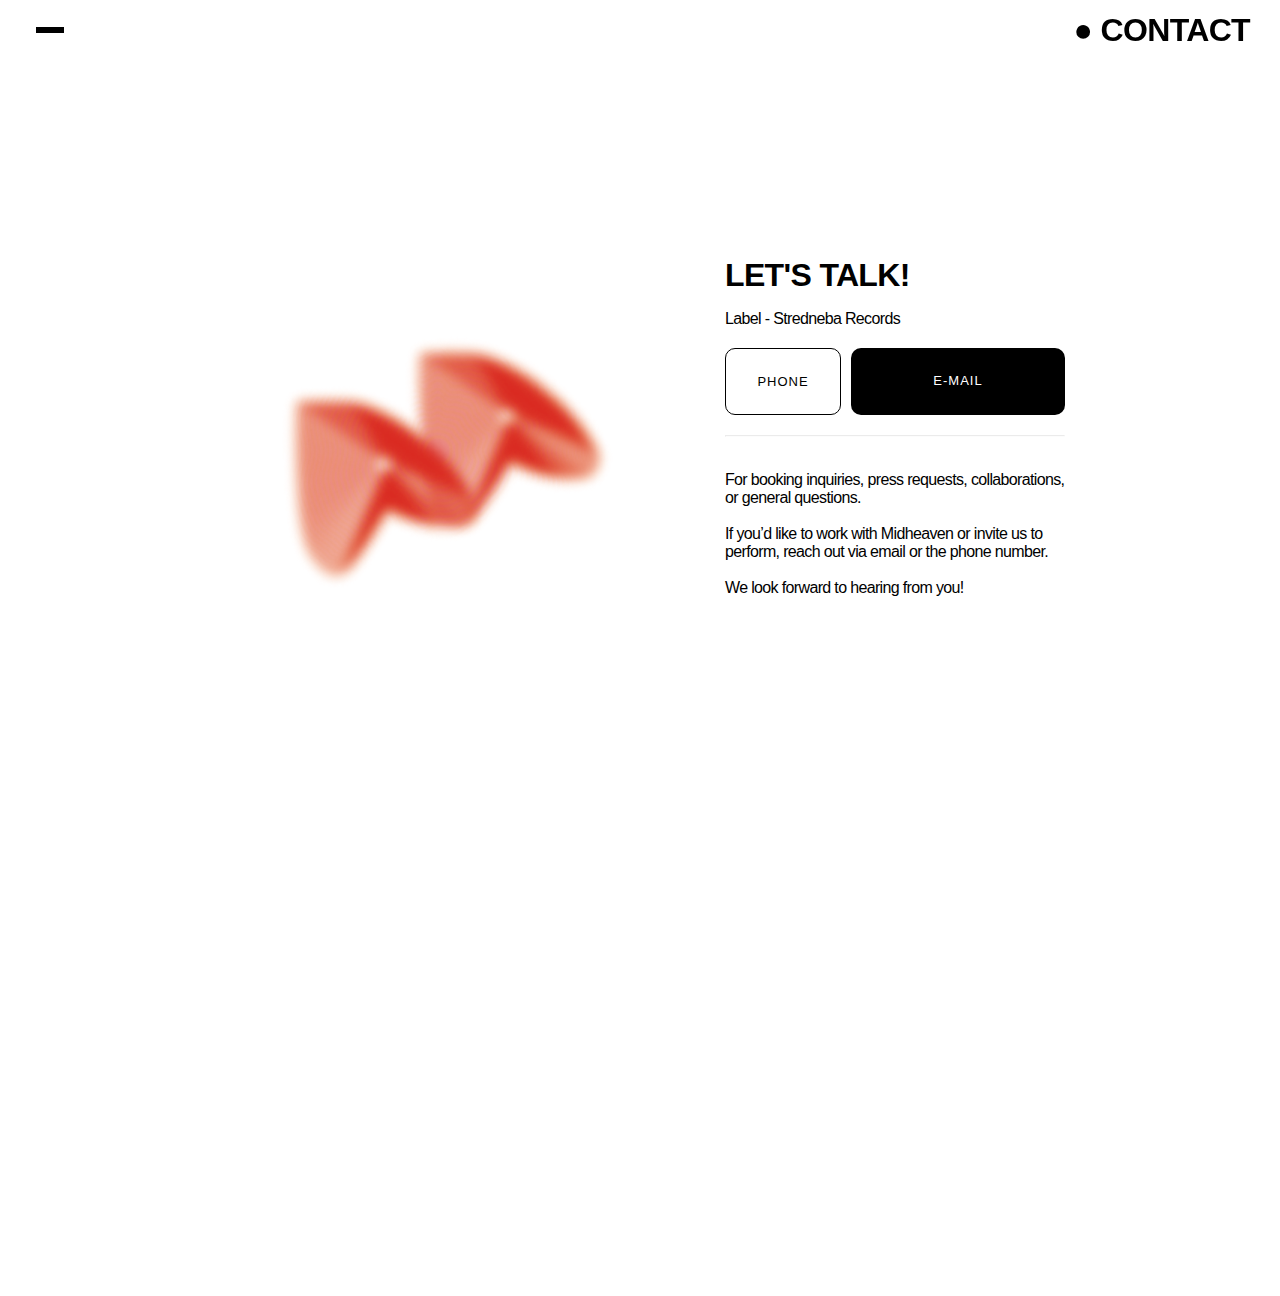
<file: contact.html>
<!DOCTYPE html>
<html lang="en">
<head>
<meta charset="UTF-8">
<meta name="viewport" content="width=device-width, initial-scale=1.0">
<title>Midheaven I Contact</title>
<script type="application/ld+json">
{
  "@context": "https://schema.org",
  "@graph": [

    {
      "@type": "MusicGroup",
      "@id": "https://midheavenband.github.io/website/#midheaven",
      "name": "Midheaven",
      "alternateName": "Stredneba",
      "description": "Midheaven is a Slovak alternative rock band formed in 2021.",
      "genre": ["Alternative Rock", "Indie Rock"],
      "foundingDate": "2021",
      "foundingLocation": {
        "@type": "Country",
        "name": "Slovakia"
      },
      "url": "https://midheavenband.github.io/website/",
      "image": "https://midheavenband.github.io/website/img/midheaven-band.jpg",

      "contactPoint": {
        "@type": "ContactPoint",
        "contactType": "Booking and Press Inquiries",
        "email": "midheavenoff@gmail.com",
        "telephone": "+421940791709",
        "areaServed": "Worldwide",
        "availableLanguage": ["English", "Slovak"]
      },

      "sameAs": [
        "https://musicbrainz.org/artist/9c9b52f1-c494-426c-87ec-4880c5a703e7",
        "https://open.spotify.com/artist/6Te53HLoQ36xAQXbsVsa5I",
        "https://music.apple.com/artist/1727784966",
        "https://midheaventheband.bandcamp.com",
        "https://www.youtube.com/@Midheaven_band",
        "https://www.instagram.com/midheaven_off/",
        "https://twitter.com/Midheaven030623",
        "https://www.facebook.com/profile.php?id=61583867211752",
        "https://www.tiktok.com/@midheavenoff"
      ],

      "mainEntityOfPage": {
        "@type": "WebPage",
        "@id": "https://midheavenband.github.io/website/contact.html"
      }
    },

    {
      "@type": "Organization",
      "@id": "https://midheavenband.github.io/website/#strednebarecords",
      "name": "Stredneba Records",
      "url": "https://strednebarecords.github.io",
      "logo": "https://midheavenband.github.io/website/img/logo-02.png",
      "parentOrganization": {
        "@id": "https://midheavenband.github.io/website/#midheaven"
      }
    }

  ]
}
</script>
<link rel="stylesheet" href="style/style.css">
<link rel="icon" type="image/x-icon" href="img/favicon.png">
</head>
<body>
<div class="menu-blur" id="menuBlur"></div>
<header class="top-nav">
  <button class="hamburger" id="menuToggle" aria-label="Open menu"> <span></span> <span></span> <span></span> </button>
  <a href="contact.html">
  <h1>● CONTACT</h1>
  </a> </header>
<nav class="side-menu" id="sideMenu"> <a href="index.html">Home</a> <a href="Listen.html">Listen</a><a href="music.html">Music</a> <a href="shop.html">Store</a> <a href="shows.html">Live</a> <a href="about.html">About</a> <a href="members.html">Members</a><a href="contact.html">CONTACT</a></nav>
<div id="pageWrap">
  <div class="container">
    <div class="content">
      <div class="discography"> 
        
        <!-- ALBUM 1 -->
        <section class="album-section">
          <div class="album-cover"> <img src="img/logo-02.png" alt="Logo - Stredneba Records"> </div>
          <div class="album-info">
            <h1>LET'S TALK!</h1>
            <p>Label - Stredneba Records</p>
            <div class="music-meta">
              <div class="meta-year contact-toggle" data-target="phoneInfo"> <a href="tel:+421000000000" class="contact-box">
                <p class="buy-p">PHONE</p>
                </a> </div>
              <div class="meta-type contact-toggle" data-target="emailInfo"> <a href="mailto:midheavenoff@gmail.com" class="contact-box">
                <p>E-MAIL</p>
                </a></div>
            </div>
            <hr>
            <div class="contact-info" id="phoneInfo"> +421 940 791 709 </div>
            <div class="contact-info" id="emailInfo"> midheavenoff@gmail.com </div>
            <p>For booking inquiries, press requests, collaborations, or general questions.<br>
              <br>
              If you’d like to work with Midheaven or invite us to perform, reach out via email or the phone number.<br>
              <br>
              We look forward to hearing from you!<br>
            </p>
          </div>
        </section>
      </div>
    </div>
  </div>
  <footer class="site-footer">
    <div class="footer-inner"> 
      
      <!-- Column 1 -->
      <div class="footer-col">
        <h4>MIDHEAVEN </h4>
        <a href="music.html">MUSIC</a> <a href="shop.html">STORE</a> <a href="members.html">MEMBERS</a> <a href="contact.html">CONTACT</a> </div>
      
      <!-- Column 2 -->
      <div class="footer-col"> <a href="https://linktr.ee/midheaven_off">Linktree</a> <a href="https://www.instagram.com/midheaven_off">Instagram</a> <a href="https://www.facebook.com/profile.php?id=61583867211752">Facebook</a> <a href="https://www.tiktok.com/@midheavenoff">Tiktok</a> <a href="https://www.youtube.com/@Midheaven_band">Youtube</a> <a href="https://midheaventheband.bandcamp.com/music">Bandcamp</a> </div>
      
      <!-- Column 3 -->
      <div class="footer-col"> <a href="https://musicbrainz.org/artist/9c9b52f1-c494-426c-87ec-4880c5a703e7">MusicBrainz</a> <a href="https://www.discogs.com/artist/17235121-Midheaven-Slovak-Band?srsltid=AfmBOory1wrMPtnKozN6B27eYHwAE5ANR167ertL8E8BWfcTJtRGAwCF">Discogs</a> <a href="https://genius.com/artists/Stredneba">Genius</a> <a href="https://music.fandom.com/wiki/Midheaven">Fandom</a> <a href="https://www.musixmatch.com/artist/Midheaven-5">Musixmatch</a> <a href="https://www.albumoftheyear.org/artist/637004-midheaven/">Album Of The Year</a> </div>
    </div>
    <div class="footer-bottom"> <a>© 2026 Midheaven - All rights reserved - Site made by Stredneba Records</a>
      <div class="footer-legal"> <a href="contact.html">Let's Talk</a> <a href="checkout.html">Manual Order</a> <a href="about-order.html">Ordering Informations</a> <a href="https://strednebarecords.github.io">Stredneba Records</a></div>
    </div>
  </footer>
</div>
<nav aria-hidden="true" style="display:none"> <a href="/Listen.html">Listen</a> <a href="/discography.html">Discography</a> <a href="/shows.html">Live</a> <a href="/about.html">About</a> </nav>
<script src="style/script.js">	
	</script>
<footer>
  <section id="entity-confirmation" style="display:none">
    <h1>Midheaven — Slovak Alternative Rock Band</h1>
    <p> Midheaven is a Slovak alternative rock band formed in 2021.
      The band is also known as Stredneba. </p>
  </section>
</footer>
</body>
</html>
</file>
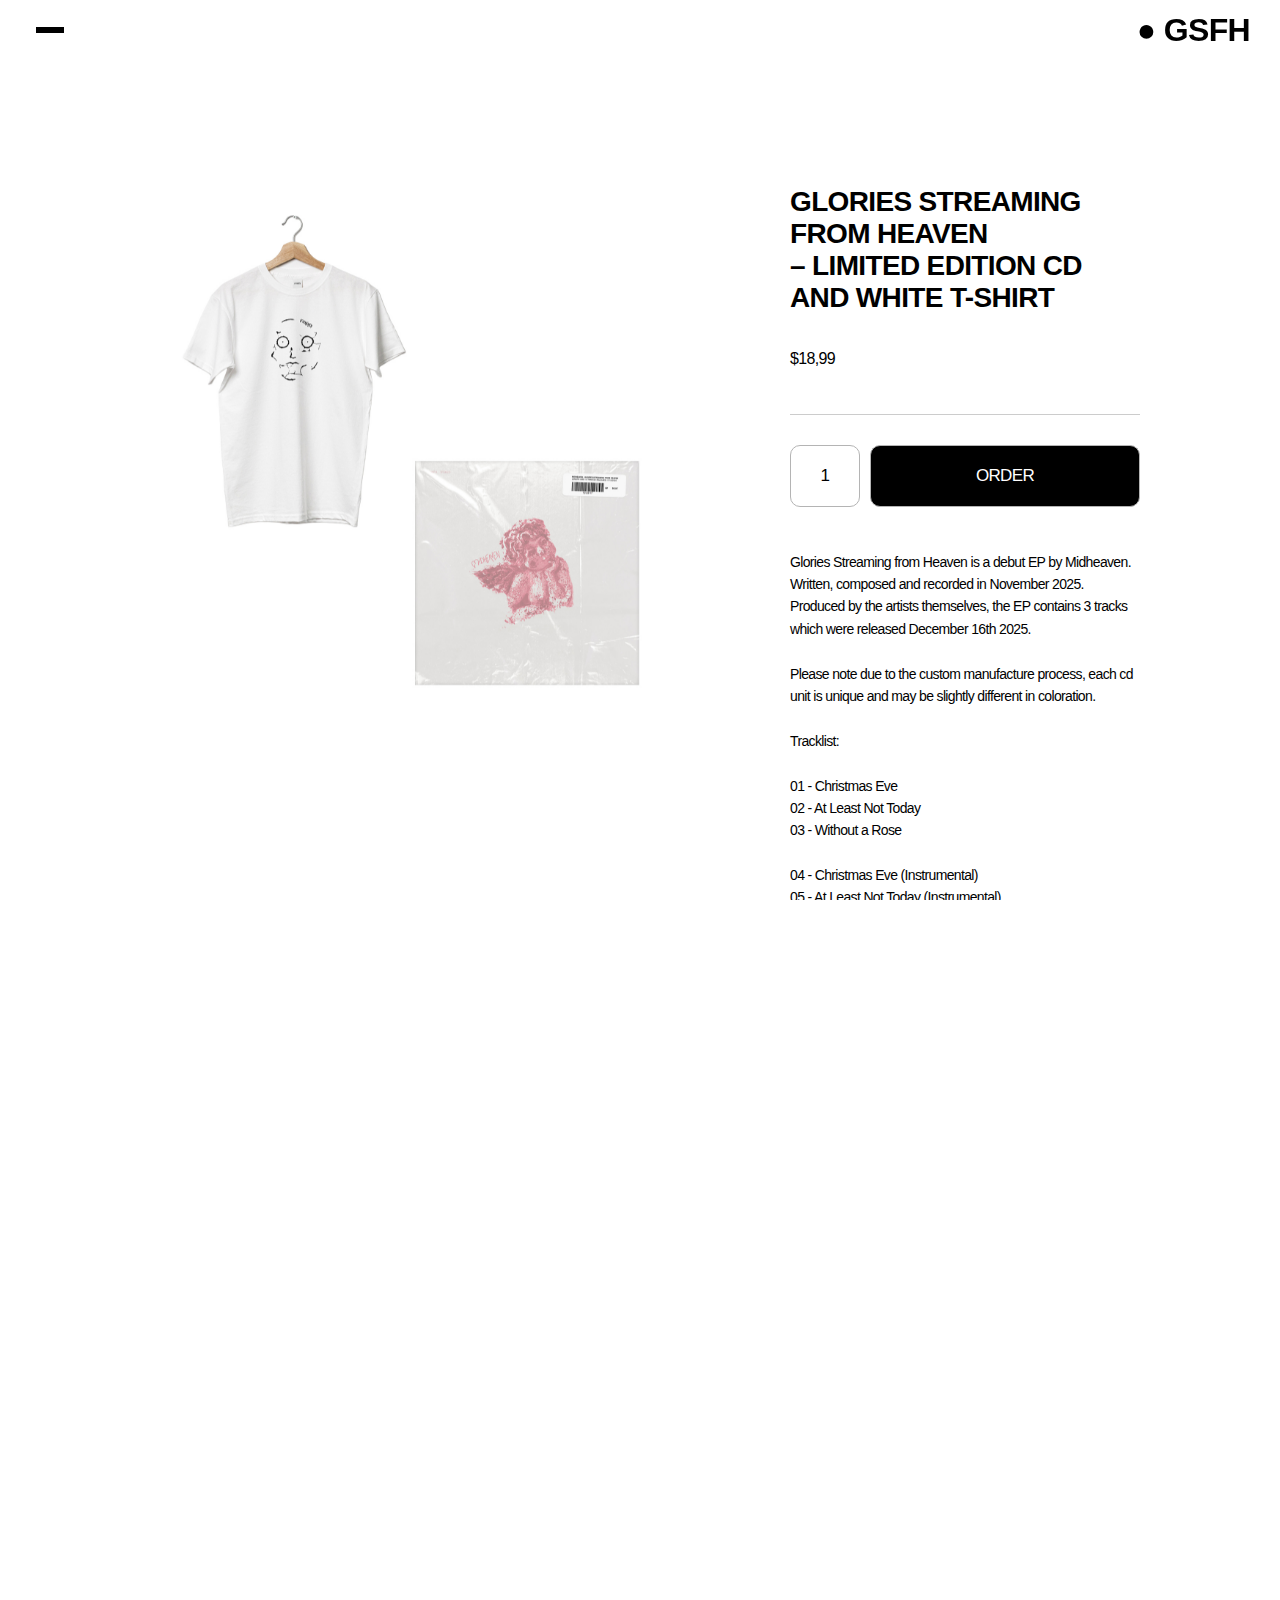
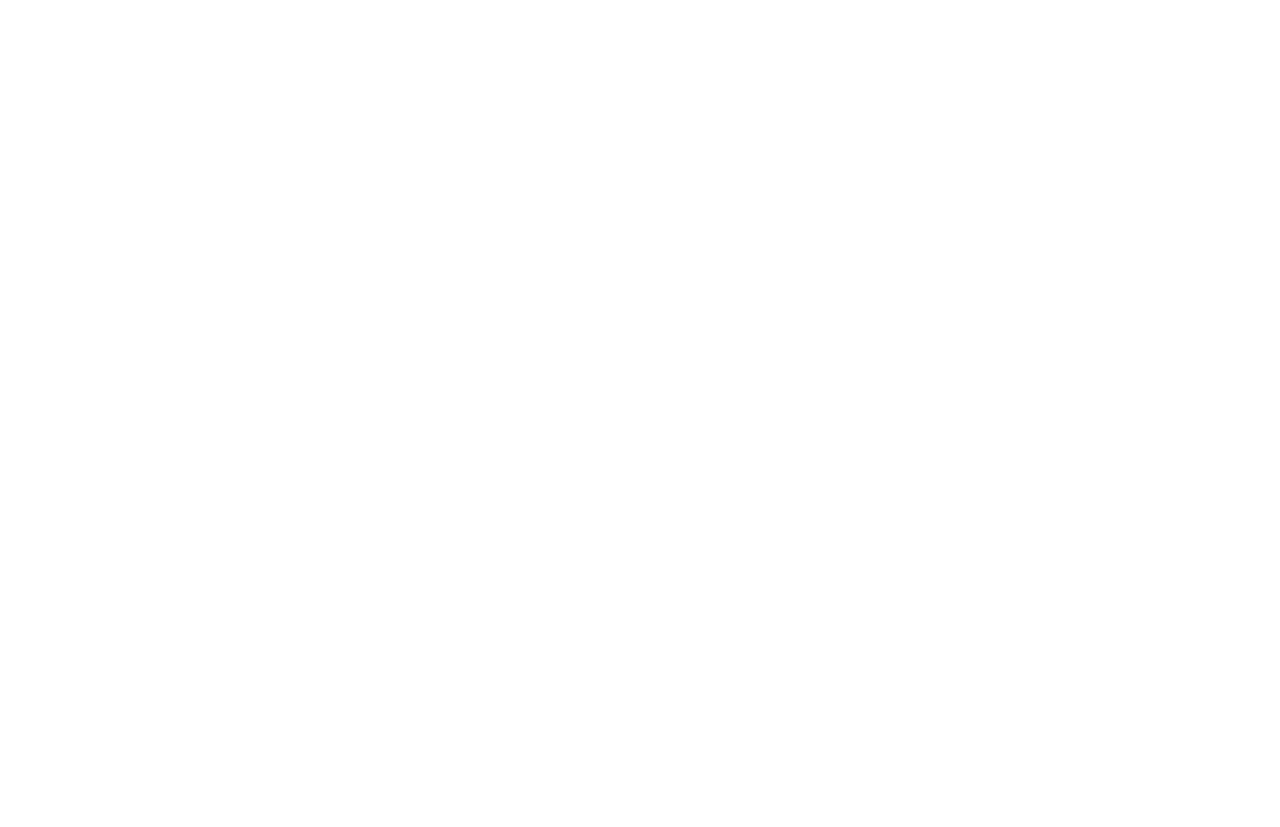
<file: gsfh-shirt.html>
<!DOCTYPE html>
<html lang="en">
<head>
<meta charset="UTF-8">
<meta name="viewport" content="width=device-width, initial-scale=1.0">
<title>Glories Streaming from Heaven</title>
<script type="application/ld+json">
	
{
  "@context": "https://schema.org",
  "@type": "MusicGroup",
  "@id": "https://midheavenband.github.io/website/#midheaven",
  "name": "Midheaven",
  "alternateName": "Stredneba",
  "description": "Midheaven is a Slovak alternative rock band formed in 2021.",
  "genre": ["Alternative rock", "Indie rock"],
  "foundingDate": "2021",
  "foundingLocation": {
    "@type": "Place",
    "name": "Slovakia"
  },
  "url": "https://midheavenband.github.io/website/",
  "image": "https://midheavenband.github.io/website/img/midheaven-band.jpg",
  "mainEntityOfPage": {
    "@type": "WebPage",
    "@id": "https://midheavenband.github.io/website/"
  },
  "sameAs": [
    "https://musicbrainz.org/artist/9c9b52f1-c494-426c-87ec-4880c5a703e7",
    "https://open.spotify.com/artist/6Te53HLoQ36xAQXbsVsa5I",
    "https://music.apple.com/artist/1727784966",
    "https://midheaventheband.bandcamp.com",
    "https://www.youtube.com/@Midheaven_band",
    "https://www.instagram.com/midheaven_off/",
    "https://twitter.com/Midheaven030623",
    "https://www.facebook.com/profile.php?id=61583867211752",
    "https://www.tiktok.com/@midheavenoff"
  ],
  "member": [
    {
      "@type": "Person",
      "name": "Jakub Hudaček",
      "roleName": "Vocals, Guitar, Piano, Production"
    },
    {
      "@type": "Person",
      "name": "Matej Harhovský",
      "roleName": "Drums, Percussion"
    },
    {
      "@type": "Person",
      "name": "Julián Jurčík",
      "roleName": "Bass, Percussion"
    }
  ]
}

</script>
<link rel="stylesheet" href="style/style.css">
<link rel="icon" type="image/x-icon" href="img/favicon.png">
</head>
<body>
<div class="menu-blur" id="menuBlur"></div>
<header class="top-nav">
  <button class="hamburger" id="menuToggle" aria-label="Open menu"> <span></span> <span></span> <span></span> </button>
  <a href="shop.html">
  <h1>● GSFH</h1>
  </a> </header>
<nav class="side-menu" id="sideMenu"> <a href="index.html">Home</a> <a href="Listen.html">Listen</a><a href="music.html">Music</a> <a href="shop.html">Store</a> <a href="shows.html">Live</a> <a href="about.html">About</a> <a href="members.html">Members</a><a href="contact.html">CONTACT</a></nav>
<div id="pageWrap">
  <div class="container">
    <div class="content">
      <div class="product">
        <div class="product-image"> <img src="img/shop/gsfh-tshirt.jpg" alt="EP - Glories Streaming from Heaven / T-Shirt - White Color"> </div>
        <div class="product-info">
          <h1>GLORIES STREAMING FROM HEAVEN<br>
            – LIMITED EDITION CD AND WHITE T-SHIRT</h1>
          <p class="price">$18,99</p>
          <hr>
          <div class="order-bar">
            <div class="count">1</div>
            <a href="#" class="order-popup">
            <div class="order">ORDER</div>
            </a>
          </div>
          <div class="about-order">
            <p> Glories Streaming from Heaven is a debut EP by Midheaven. Written, composed and recorded in November 2025. Produced by the artists themselves, the EP contains 3 tracks which were released December 16th 2025.<br>
              
              <br>
              Please note due to the custom manufacture process, each cd unit is unique and may be slightly different in coloration.<br>
              <br>
              Tracklist:<br>
              <br>
              01 - Christmas Eve<br>
              02 - At Least Not Today<br>
              03 - Without a Rose<br>
    <br>
				04 - Christmas Eve (Instrumental)<br>
              05 - At Least Not Today (Instrumental)<br>
              06 - Without a Rose (Instrumental)<br>
				   <br>
			  Audio details: <br><br>- WAW<br> - 16-bit <br>- 44.1 kHz<br> - Interleaved<br> - POW-r #2 (Noise Shaping)
				<br>
					<br>
				Official Midheaven's T-Shirt merch. T-shirt consists of a original drawing from the first homemade t-shirt made for Jakub on his 20th birthday and a official Midheaven's logo.
	<br>	<br>
Please note due to the custom manufacture process, each t-shirt is unique and may be slightly different in coloration or position.
				<br>	<br>
              Limited to 1 unit per customer.
			  </p>
          </div>
        </div>
      </div>
      <section class="related-products">
        <h1>YOU MAY ALSO LIKE</h1>
        <div class="related-grid"> <a href="store-glories.html" class="related-item"> <img src="img/shop/glories.jpg" alt="EP - Glories Streaming from Heaven">
          <p>GLORIES STREAMING FROM HEAVEN <br>
            - LIMITED EDITION CD</p>
          <span>$8,99</span> </a> <a href="merch.html" class="related-item"> <img src="img/shop/Shirts.jpg" alt="Merch - T-Shirt (Black and White)">
          <p>MIDHEAVEN'S MERCH<br>
            — LIMITED EDITION T-SHIRT</p>
          <span>$9,99</span> </a> </div>
      </section>
    </div>
  </div>
  <footer class="site-footer">
    <div class="footer-inner"> 
      
      <!-- Column 1 -->
      <div class="footer-col">
        <h4>MIDHEAVEN </h4>
        <a href="music.html">MUSIC</a> <a href="shop.html">STORE</a> <a href="members.html">MEMBERS</a> <a href="contact.html">CONTACT</a> </div>
      
      <!-- Column 2 -->
      <div class="footer-col"> <a href="https://linktr.ee/midheaven_off">Linktree</a> <a href="https://www.instagram.com/midheaven_off">Instagram</a> <a href="https://www.facebook.com/profile.php?id=61583867211752">Facebook</a> <a href="https://www.tiktok.com/@midheavenoff">Tiktok</a> <a href="https://www.youtube.com/@Midheaven_band">Youtube</a> <a href="https://midheaventheband.bandcamp.com/music">Bandcamp</a> </div>
      
      <!-- Column 3 -->
      <div class="footer-col"> <a href="https://musicbrainz.org/artist/9c9b52f1-c494-426c-87ec-4880c5a703e7">MusicBrainz</a> <a href="https://www.discogs.com/artist/17235121-Midheaven-Slovak-Band?srsltid=AfmBOory1wrMPtnKozN6B27eYHwAE5ANR167ertL8E8BWfcTJtRGAwCF">Discogs</a> <a href="https://genius.com/artists/Stredneba">Genius</a> <a href="https://music.fandom.com/wiki/Midheaven">Fandom</a> <a href="https://www.musixmatch.com/artist/Midheaven-5">Musixmatch</a> <a href="https://www.albumoftheyear.org/artist/637004-midheaven/">Album Of The Year</a> </div>
    </div>
    <div class="footer-bottom">
      <a>© 2026 Midheaven - All rights reserved - Site made by Stredneba Records</a>
      <div class="footer-legal">   <a href="contact.html">Let's Talk</a> <a href="checkout.html">Manual Order</a>  <a href="about-order.html">Ordering Informations</a> <a href="https://strednebarecords.github.io">Stredneba Records</a></div>
    </div>
  </footer>
</div>
<nav aria-hidden="true" style="display:none"> <a href="/Listen.html">Listen</a> <a href="/discography.html">Discography</a> <a href="/shows.html">Live</a> <a href="/about.html">About</a> </nav>
<script src="style/script.js">	
	</script>
<footer>
  <section id="entity-confirmation" style="display:none">
    <h1>Midheaven — Slovak Alternative Rock Band</h1>
    <p> Midheaven is a Slovak alternative rock band formed in 2021.
      The band is also known as Stredneba. </p>
  </section>
</footer>
	<div id="eventModal" class="modal">
  <div class="modal-content-order"> <span class="close">&times;</span>
    <h1>NOT THAT FAR AWAY <br>- LIMITED EDITION CD</h1>
    <div class="modal-body">
      <div class="modal-left">
        <div class="checkout-section">
          <h3>Manual Order — Direct Support Edition</h3>
          <p class="bank-info-text"> To create your order, please send a <b>bank transfer using the details below.</b> </p>
          <div class="bank-box">
            <p><strong>Account name:</strong> Jakub Hudaček</p>
            <p><strong>IBAN:</strong> SK61 1100 0000 0029 3832 9711</p>
            <p><strong>Amount:</strong> $19.99 (Shipping = 1$)</p>
            <p><strong>Reference:</strong> GSTFH, T-Shirt + Your Full Name</p>
          </div>
          <hr>
          <h3>After Payment</h3>
          <p class="bank-info-text">To complete your order, please email us a <b>screenshot together with your shipping details. </b> </p>
          <div class="bank-box">
            <p>Example:</p>
            <br>
            <p><strong>Subject - Not That Far Away, CD / T-Shirt</strong></p>
            <br>
            <p><strong>Full Name</strong></p>
            <p><strong>Adress</strong></p>
            <p><strong>Postal Code, City</strong></p>
            <p><strong>Country</strong></p>
            <br>
            <p><strong>Screenshot - Receipt</strong></p>
          </div>
			
        </div>
		      <nav>
				<div class="arrow"><a>▼</a></div></nav> <br>
        <div class="order-policy">
			
          <p class="order-info-text"> Please note that due to the custom manufacturing process of our products, some orders may be delayed by up to 10 business days. We will do our best to process and ship your order as quickly as possible. </p>
          <p class="order-info-text"> If you are not satisfied with your order, we offer full refunds within 30 days of receiving your purchase.<br>
            <br>
            If you encounter any issues, please don't hesitate to reach out to us at <strong>midheavenoff@gmail.com</strong>. </p>
        </div>
      </div>
      <a href="mailto:midheavenoff@gmail.com" class="email-btn"><b>AFTER PAYING E-MAIL  EVERYTHING HERE</b> </a> </div>
  </div>
</div>
</body>
	<script>
  const modal = document.getElementById("eventModal");
const closeBtn = modal.querySelector(".close");

document.querySelectorAll(".order-popup").forEach(btn => {
  btn.addEventListener("click", e => {
    e.preventDefault();
    modal.classList.add("open");
    document.body.style.overflow = "hidden";
  });
});

closeBtn.addEventListener("click", () => {
  modal.classList.remove("open");
  document.body.style.overflow = "auto";
});

window.addEventListener("click", e => {
  if (e.target === modal) {
    modal.classList.remove("open");
    document.body.style.overflow = "auto";
  }
});
</script>
</html>
</file>
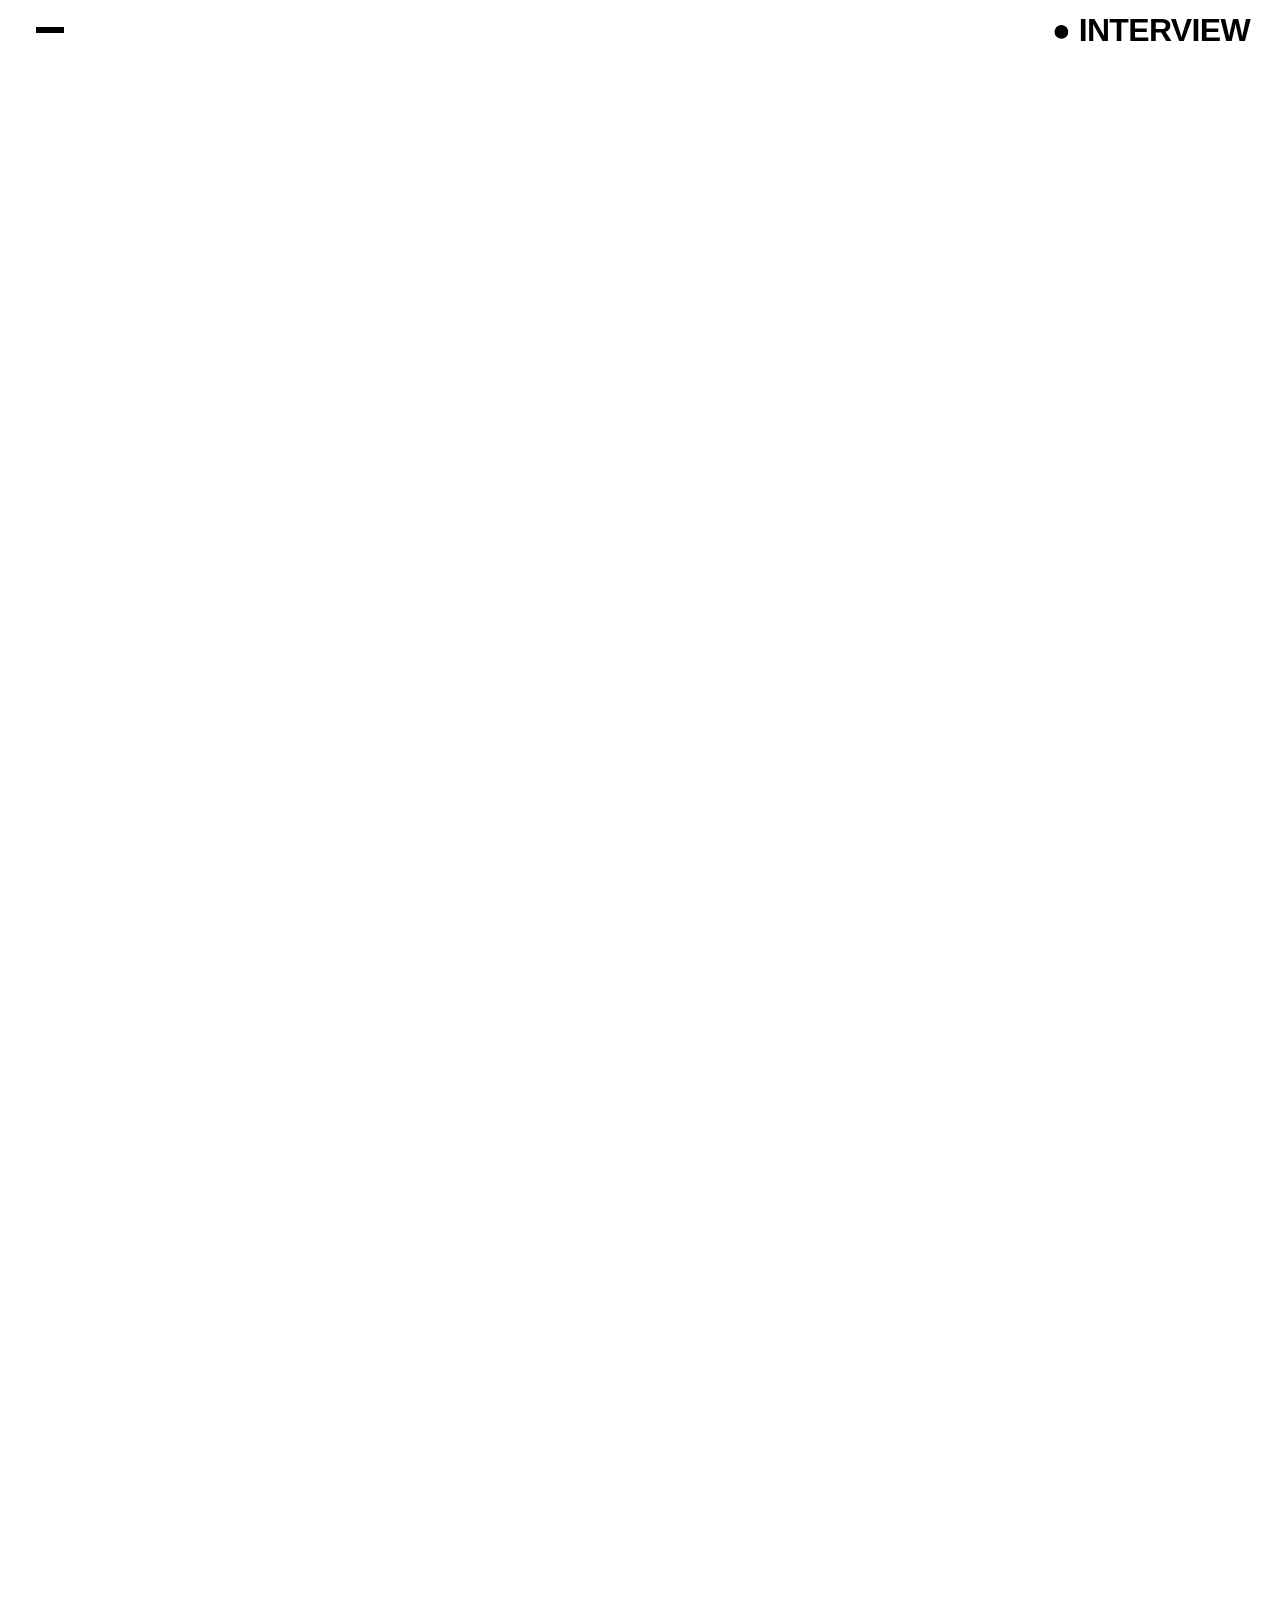
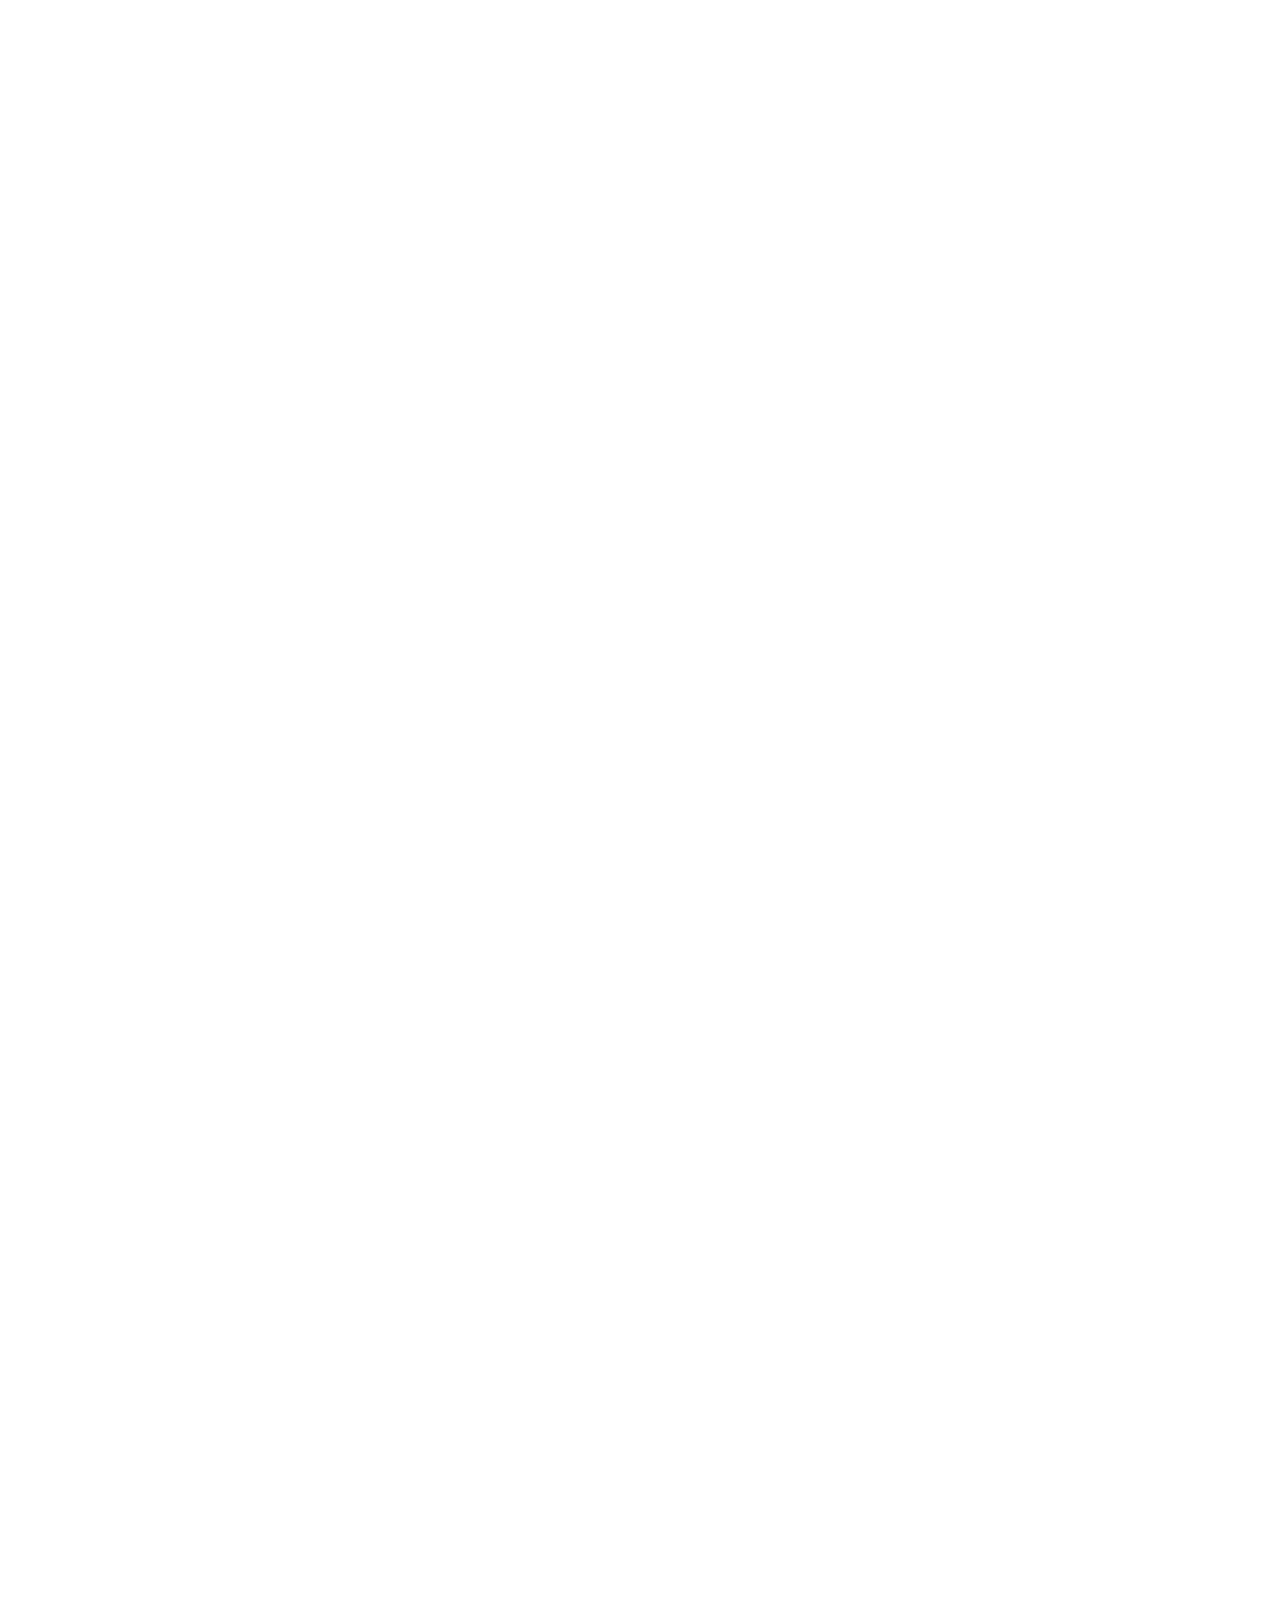
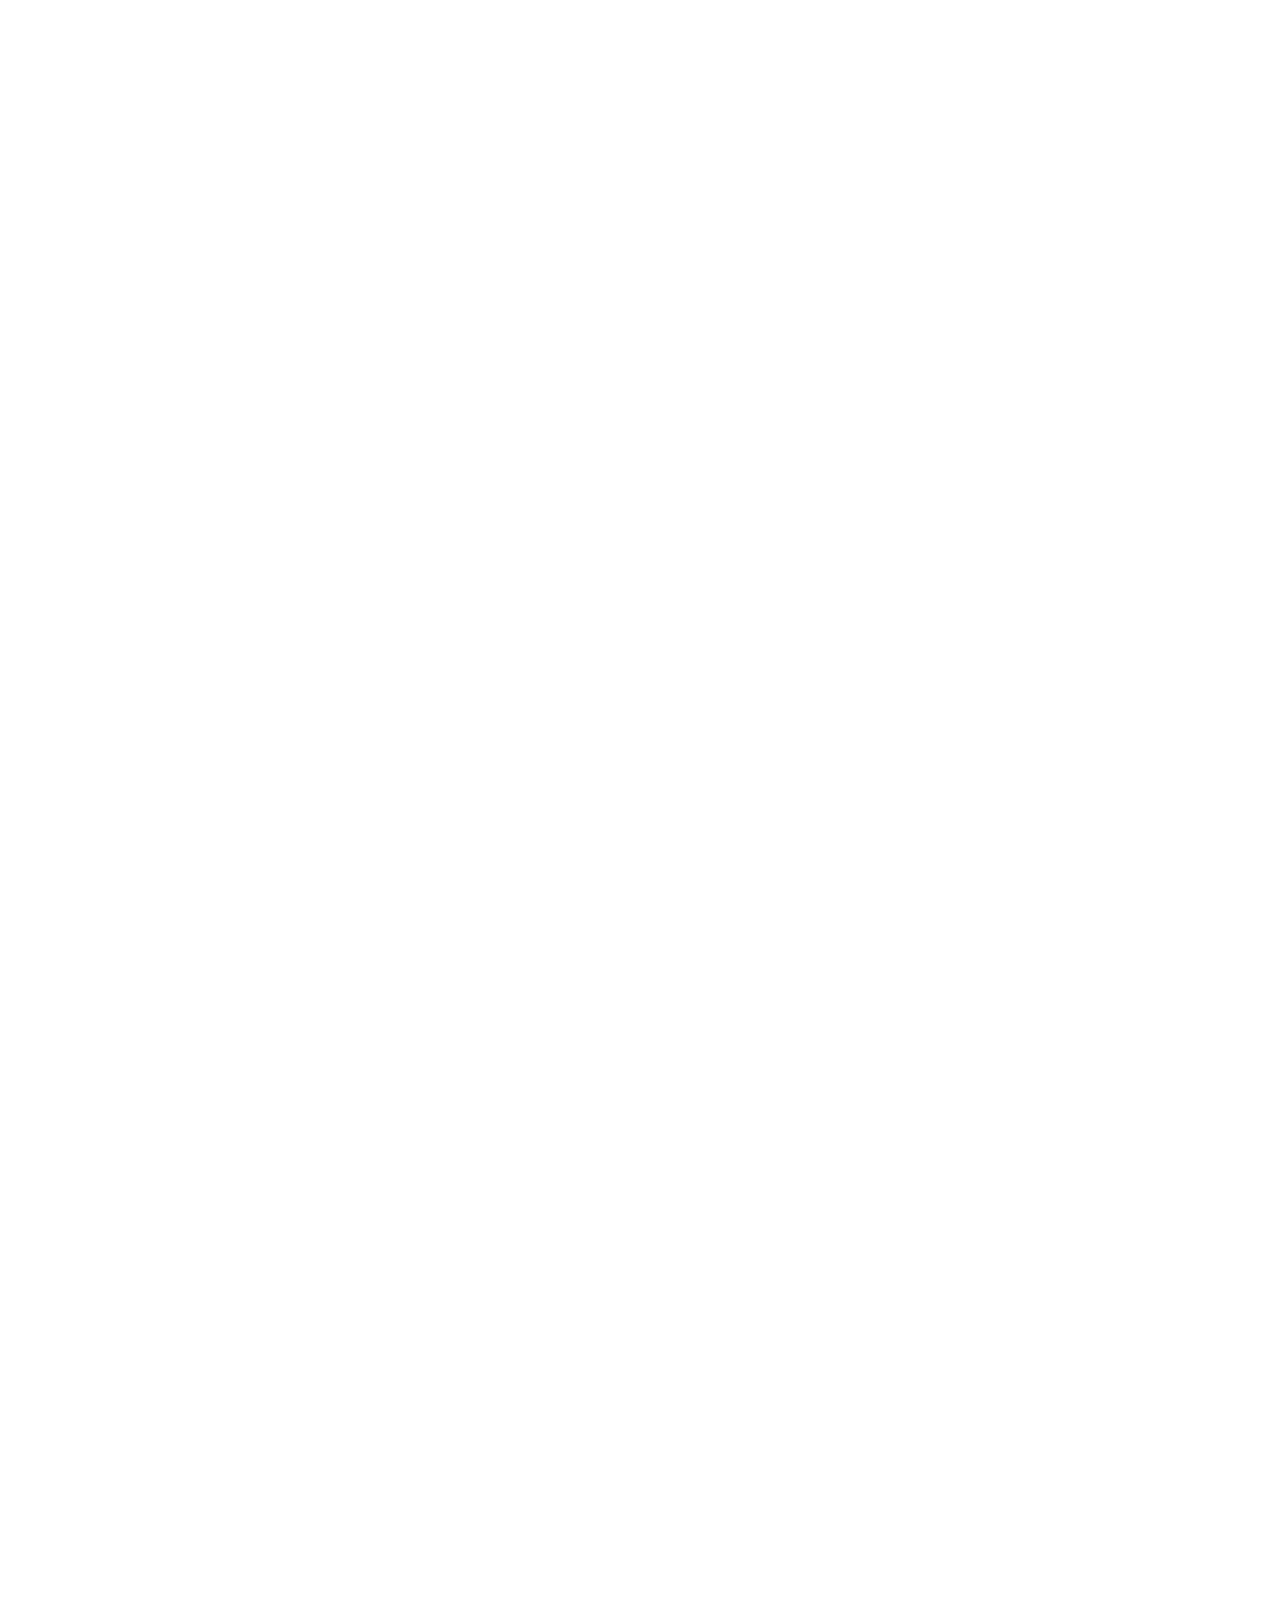
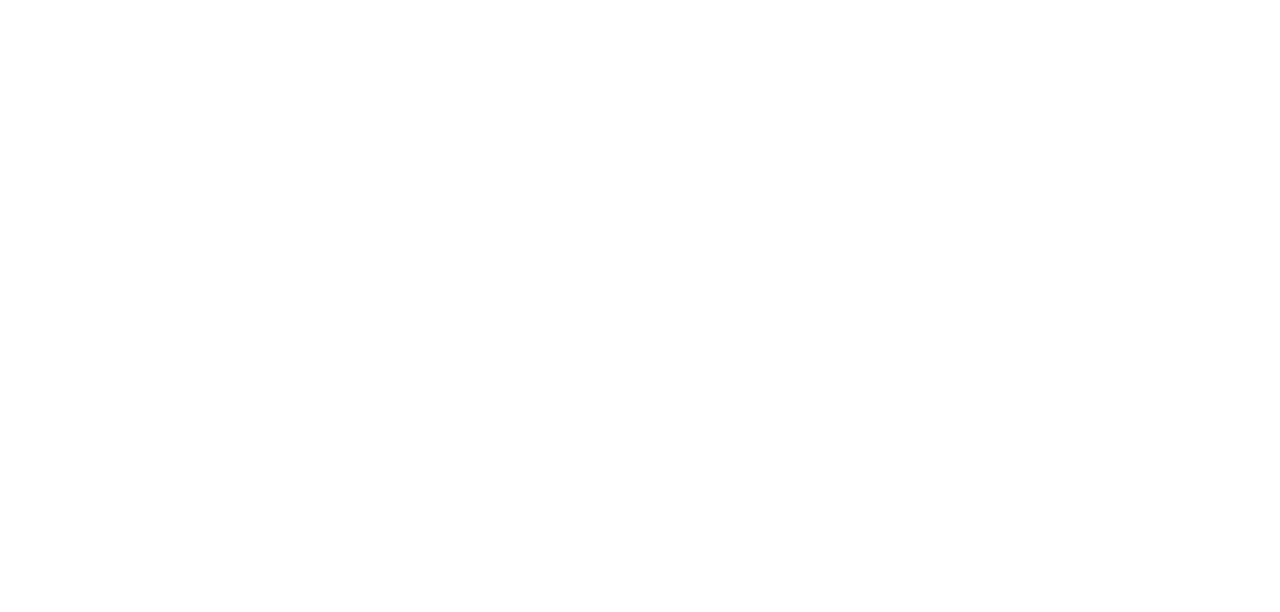
<file: interview.html>
<!DOCTYPE html>
<html lang="en">
<head>
<meta charset="UTF-8">
<meta name="viewport" content="width=device-width, initial-scale=1.0">
<title>Midheaven on Building Atmosphere, One Layer at a Time I Aldora Britain Records</title>

<link rel="stylesheet" href="style/style.css">
<link rel="icon" type="image/x-icon" href="img/favicon.png">
</head>
<body>
<div class="menu-blur" id="menuBlur"></div>
<header class="top-nav">
  <button class="hamburger" id="menuToggle" aria-label="Open menu"> <span></span> <span></span> <span></span> </button>
  <a href="index.html">
  <h1>● INTERVIEW</h1>
  </a> </header>
<nav class="side-menu" id="sideMenu"> <a href="index.html">Home</a> <a href="Listen.html">Listen</a><a href="music.html">Music</a> <a href="shop.html">Store</a> <a href="shows.html">Live</a> <a href="about.html">About</a> <a href="members.html">Members</a><a href="contact.html">CONTACT</a></nav>
<div id="pageWrap">
  <div class="container">
   
	<section class="interview">

  <!-- HERO -->
  <div class="interview-hero">
    <img src="img/123.jpg" alt="Midheaven interview">
  </div>

  <!-- HEADER -->
  <div class="interview-header">
    <p class="interview-meta">Aldora Britain Records • May 2026 </p>
    <h1>Midheaven on Building Atmosphere, One Layer at a Time</h1>
    <p class="interview-sub">
      A conversation about beginnings, creative process, and the evolution of the band.
    </p>
  </div>

  <!-- BODY -->
  <div class="interview-body">

    <p class="intro">
    Hello Midheaven, how are you?  I am excited to be talking with such a fantastic band from over in Slovakia.  It is amazing how music can bring us together.  
    </p>

    <!-- Q1 -->
    <div class="qa">
      <p class="question">
        Let’s start off by travelling back in time.  What are some of your earliest musical memories and what was it that first pushed you towards pursuing this passion of yours?
      </p>
      <p class="answer">
       <b>Jakub Hudaček:</b> Well, I remember one time I was in a car during a two-hour drive. I found this “new” artist, Peep, and I had his song White Wine featuring Lil Tracy on repeat for the whole two hours. I don’t know—there was just something about his voice that was so unique, and it kind of clicked for me to start listening to music more seriously. Before that, I was mainly listening to music just for fun and didn’t look into it that much. After I found out about Peep, I realized that things can sound good and be unique in their own way. From there, I started messing around with my guitar, coming up with melodies and stuff. That was probably what did it for me.	<br><br>
		  
		  <b>Matej Harhovský:</b>  My first musical inspirations came from bands like Nirvana, Foo Fighters, and Metallica—their raw energy and powerful rhythms really shaped how I connected with music early on. Before I even had a real drum kit, I made my own at home—just pots, buckets, and armchairs set up around the couch. I used it like a full kit and taught myself to keep time by playing along to my favorite songs. That’s how I developed my sense of rhythm and groove. That whole self-taught start pretty much laid the foundation for how I play today—more instinctive and dynamic.<br><br>
		  
		  <b>Julián Jurčík:</b>  For me, music has always been much more than just sound—it’s a way of expressing myself. I’ve been playing bass guitar since early childhood, which helped me develop a strong sense of groove, rhythm, and overall musical foundation. I’ve also performed gospel music in church, and that’s where I really discovered the emotional and unifying power that music can have.
      </p>
    </div>

    <!-- Q2 -->
    <div class="qa">
      <p class="question">
       And now, let’s take a leap forward to the present day and a brilliant project of yours.  The beginnings of Midheaven must have been an exciting, invigorating time.  How did it all come to be?  How did you first meet the other members and what was the initial spark that brought you together on this creative, musical level?
      </p>
      <p class="answer">
      <b>Jakub Hudaček:</b> Well, actually, I love the way that all the stories about us coming together are pretty interesting and fun. For example, Matej didn’t quite like me in middle school for a certain reason—which, in the end, we were writing and playing songs about. There’s actually a pretty crazy picture from when we were about 9 or 10 during our Communion, where Matej is standing behind me and I’m in front of him. It’s just the two of us in the picture, even though we hadn’t talked for years after that, and then randomly found the picture 10 years later.<br><br>

So yeah, Matej didn’t like me at first, but when we went to London on a school trip, we kind of clicked while talking about the idea of forming a band—even though I was only just starting to play guitar and Matej didn’t even have drums for another three years.<br><br>

On the other hand, our newest member, Rado (Radgii), was actually the first “member,” because we formed a “band” called Dark Ideas. It was basically me recording homemade tapes of my guitar compositions, while Radgii was making beats. The story behind how we met is one of my favorites. I was in 8th grade and Radgii was in 9th, and we were at this after-school activity called Lego Robots. Radgii had his classmates there, but I was mostly alone building my own robot on the other side of the classroom. At one point, Radgii quoted this dumb Slovak meme from like 20 years ago: “Daj si banán a šicko v porádku” (Eat a banana and everything will be alright). We just looked at each other and started laughing at that one line and from then we just kinda became best friends for years to come.<br><br>

Radgii was actually the reason I got myself a guitar. He bought an acoustic guitar for about 20 euros in a wholesale shop, and that did it for me. I basically said to myself, “Well, might as well learn guitar too.” <br><br>

Julian probably has the weirdest story. During a confirmation in church in 2019, we played in a Christian musical. I played Agent 001, Matej played an old man, and honestly I don’t remember what Julian played. Anyway, during that time we were talking about making a band and figuring out who could play bass. Somehow, out of nowhere, we knew that Julian played bass. We said, just for fun, that Julian would be our bassist—even though we didn’t really know each other at all. He texted us at the end of last year (2025), saying he liked our sound and was wondering if we were looking for a bassist. And yeah, we were—so now he’s part of the band.
      </p>
    </div>

    <!-- Q3 -->
    <div class="qa">
      <p class="question">
        You are fresh from the release of an acoustic live album, Live at the Radio Rapes.  This is a superb introduction to the band.  I am curious though, what do you aim to bring to the stage as an artist, during a non-acoustic performance?  What can a fan expect from their very first Midheaven live experience?
      </p>
      <p class="answer">
       <b>Julián Jurčík:</b> We want to bring more energy, atmosphere, and emotion to a live concert. We want the live experience to be powerful and immersive, but still honest and personal. A fan seeing us for the first time can expect dynamism, intensity, and an emotional connection.<br><br>

<b>Jakub Hudaček:</b> Well, for me it’s the energy that I think the audience can look forward to. Radio was fun and all, but it was just too intimate. I, for example, love the way some acoustic tracks are played distorted or louder in a live performance, and that’s what we’re aiming for. And with having the full lineup finally, I can imagine us having the time of our lives and passing that energy on to the audience.
      </p>
    </div>

    <!-- Q4 -->
    <div class="qa">
      <p class="question">
      You have also recently released an impeccable album, entitled Not That Far Away.  This is an unstoppable snapshot of the band.  Let’s delve deeper into its making.  What are your memories from writing, recording and releasing it, and how would you say you grew and evolved as artists throughout this process?
      </p>
      <p class="answer">
      <b> Julián Jurčík:</b> Writing and releasing Not That Far Away was a big step for us. It captures the time we were in as a band. During the process, we gained a better understanding of our sound and more confidence in what we wanted to say with our music. It was a shift both personally and creatively.<br><br>

<b>Jakub Hudaček:</b> Well, writing and composing was pretty fun. I was in Austria at the time, working in a hotel where I made the whole thing. I was basically writing songs that matched how I was feeling, mostly because I was running out of songs that reflected that time in my life. It all just kind of came and bloomed from that.<br><br>

Producing, on the other hand, took much longer than I originally thought. For example, Stairs You Have to Climb had about 150 different mix versions before I even figured out what automation in Logic Pro meant. I was really trying to perfect every single detail. In total, there were probably around 200 versions before it was finalized.<br><br>

Recording drums was just really fun—from buying the microphones, to figuring out how everything works, and then learning how to mix it. For example, while recording drums for Clean, Matej recorded about 14 takes, and we couldn’t understand why they were off tempo. On the 15th take, I realized I needed to shift the audio slightly because of latency. So we probably spent an hour and a half deleting perfectly good drum takes. That drum track is probably my favorite one on the album. <br><br>

Releasing the album was kind of a strange moment. I remember when it came out at midnight, I played it from start to finish at full volume. It felt interesting hearing something I made in a hotel room when I was feeling a bit lonely, and knowing we were able to put it out into the world.<br><br>

The best part is knowing that people around the world are hearing it. One of my favorite moments is seeing someone Shazam our songs—we had people in France, South Africa, Russia, the United States, the UK, Ireland, and more. It’s interesting not knowing where our music is playing—it could be in a coffee shop, a pub, or from someone on a train who forgot to plug in their headphones. It just feels nice.<br><br>

<b>Matej Harhovský:</b> The best thing I remember is a cold beer after hours of recording. This album opened up new possibilities for us in the music industry. We were able to better understand how our instruments and technology work. During its creation, we also decided to start our own label (Stredneba Records), where we came up with new ideas on how to grow overall.
      </p>
    </div>

    <!-- IMAGE BREAK -->
    <div class="interview-image">
      <img src="img/ntfa-recording.jpg" alt="Midheaven studio session">
      <p class="caption">Recording sessions during “Not That Far Away”</p>
    </div>

    <!-- Q5 -->
    <div class="qa">
      <p class="question">
    I am definitely drawn in by your dynamic songwriting and songcraft.  How do you approach this part of your creative process?  Is it collaborative or more individual?  Are you drawn to specific themes or topics?  Perhaps coming from more of a personal, observational, or even fictional perspective or point of view?
      </p>
      <p class="answer">
      <b>Julián Jurčík:</b>  A song often starts with a feeling, a mood, or a simple idea. Sometimes it's created individually and then finished together as a band. We're drawn to personal and emotional themes, but also to observations of life around us—memories, relationships, changes, and everyday moments.<br><br>

<b> Jakub Hudaček:</b>  I personally write mostly from my own perspective and talk about things I need to say out loud. It’s harder for me to write fictional stories. The only fictional track is Candlelight from Not That Far Away, and even that still has some of us in it. I’d say it’s collaborative—in the sense that while writing, I’m surrounded by great musicians who can create their parts and also help others develop theirs.
      </p>
    </div>

    <!-- Q6 -->
    <div class="qa">
      <p class="question">
       I would like to get more specific with this now and focus on two recent favourites, ‘Stairs You Have to Climb’ and ‘Clean’.  For each, what is the story behind the song, and can you remember the moment it came to be?  Did anything in particular inspire them and what do they mean to you as the writer and performer of each?
      </p>
      <p class="answer">
       <b>Julián Jurčík:</b> “Stairs You Have to Climb” is about struggle, growth, and moving forward even when it’s hard. “Clean” is more reflective—about letting go, cleansing, and finding clarity. Both come from a sincere place and are open to interpretation.<br><br>

<b>Jakub Hudaček:</b> It’s interesting that you chose those two because they’re complete opposites. When I was making Stairs You Have to Climb, I wanted to write a love song—not a cliché one, but something more hopeful. Even though it came out a bit sad, it’s still hopeful and it achieved what I wanted. Actually during recording, there was a moment when Matej hit the snare at what seemed like a random time, and I thought he was off tempo. But when we played it together, it made perfect sense. That really made me realize how interesting is that that he is able to come up with drumbeats that I couldn’t even imagine.<br><br>

Clean, on the other hand, is probably the messiest track. It’s basically me saying some harsh things because I was annoyed and angry. It’s quite argumentative—if said out loud, it could have caused a fight. But the good thing is I needed to get it out, and afterward I realized how stupid it all sounded.
      </p>
    </div>

    <!-- Q7 -->
    <div class="qa">
      <p class="question">
       As you well know by now, I love that Midheaven sound and your approach to making and creating music.  Those ambient and atmospheric alternative rock soundscapes.  How would you say this style of yours came about, what goes into it for you, and who are some of your biggest influences and inspirations as an artist currently?
      </p>
      <p class="answer">
      <b>Matej Harhovský:</b> I think everyone contributed to the project, whether through production or performance. We all have our own lives, problems, and experiences, and certain things connect us. That’s how ideas, lyrics, and melodies come together. In our band, everyone has creative freedom.<br><br>

We all have different tastes in music. We try to bring back elements of the past while also creating something new. Our inspirations change constantly, depending on what’s happening around us and in our minds. We experiment with different instruments and spaces to achieve the right sound.<br><br>

<b>Julián Jurčík:</b> Our sound emerged naturally from the music we love and the emotions we want to express. We focus on atmosphere, space, melody, and dynamics. We’re influenced by alternative rock, ambient music, and artists who embrace emotion and cinematic elements. The goal is always to create something that feels real.
      </p>
    </div>

    <!-- Q8 -->
    <div class="qa">
      <p class="question">
        A broad question to finish.  The last five to ten years have seen the world undergo so much change, both politically and culturally, with wars becoming increasing commonplace and environmental change.  And then there’s the music industry, with streaming and AI.  How would you say these years have impacted you, both personally and artistically? 
      </p>
      <p class="answer">
     <b> Julián Jurčík: </b>The last few years have definitely affected us. There’s a lot of uncertainty, and that naturally comes through in the music. It has made us more thoughtful. At the same time, we value honesty, connection, and meaningful creation more than ever.<br><br>

<b>Jakub Hudaček:</b> I like the thing that Spotify is doing. They are giving “verified” badges to human artists so you can tell what’s AI and what isn’t. But overall, using AI for writing or composing music feels a bit odd to me. The art of music is in the time you spend creating melodies, chords, and lyrics. When that’s replaced by a prompt, it loses something. Music is about feeling—happiness, sadness, anger—and AI can’t truly feel those feelings.<br><br>

<b>Matej Harhovský:</b> We all have different tastes in music. We try to bring back elements of the past while also creating something new. Our inspirations change constantly, depending on what’s happening around us and in our minds. We experiment with different instruments and spaces to achieve the right sound.
      </p>
    </div>

  </div>

</section>
   
  </div>

  <br>
  <br>
  <footer class="site-footer">
    <div class="footer-inner"> 
      
      <!-- Column 1 -->
      <div class="footer-col">
        <h4>MIDHEAVEN</h4>
        <a href="music.html">MUSIC</a> <a href="shop.html">STORE</a> <a href="members.html">MEMBERS</a> <a href="contact.html">CONTACT</a> </div>
      
      <!-- Column 2 -->
      <div class="footer-col"> <a href="https://linktr.ee/midheaven_off">Linktree</a> <a href="https://www.instagram.com/midheaven_off">Instagram</a> <a href="https://www.facebook.com/profile.php?id=61583867211752">Facebook</a> <a href="https://www.tiktok.com/@midheavenoff">Tiktok</a> <a href="https://www.youtube.com/@Midheaven_band">Youtube</a> <a href="https://midheaventheband.bandcamp.com/music">Bandcamp</a> </div>
      
      <!-- Column 3 -->
      <div class="footer-col"> <a href="https://musicbrainz.org/artist/9c9b52f1-c494-426c-87ec-4880c5a703e7">MusicBrainz</a> <a href="https://www.discogs.com/artist/17235121-Midheaven-Slovak-Band?srsltid=AfmBOory1wrMPtnKozN6B27eYHwAE5ANR167ertL8E8BWfcTJtRGAwCF">Discogs</a> <a href="https://genius.com/artists/Stredneba">Genius</a> <a href="https://music.fandom.com/wiki/Midheaven">Fandom</a> <a href="https://www.musixmatch.com/artist/Midheaven-5">Musixmatch</a> <a href="https://www.albumoftheyear.org/artist/637004-midheaven/">Album Of The Year</a> </div>
    </div>
    <div class="footer-bottom"> <a>© 2026 Midheaven - All rights reserved - Site made by Stredneba Records</a>
      <div class="footer-legal"> <a href="contact.html">Let's Talk</a> <a href="checkout.html">Manual Order</a> <a href="about-order.html">Ordering Informations</a> <a href="https://strednebarecords.github.io">Stredneba Records</a></div>
    </div>
  </footer>
</div>
<nav aria-hidden="true" style="display:none"> <a href="/Listen.html">Listen</a> <a href="/discography.html">Discography</a> <a href="/shows.html">Live</a> <a href="/about.html">About</a> </nav>
<script src="style/script.js">	
	</script>
<section id="entity-confirmation" style="display:none">
  <h1>Midheaven — Slovak Alternative Rock Band</h1>
  <p> Midheaven is a Slovak alternative rock band formed in 2021.
    The band is also known as Stredneba. </p>
</section>
</body>
</html>
</file>
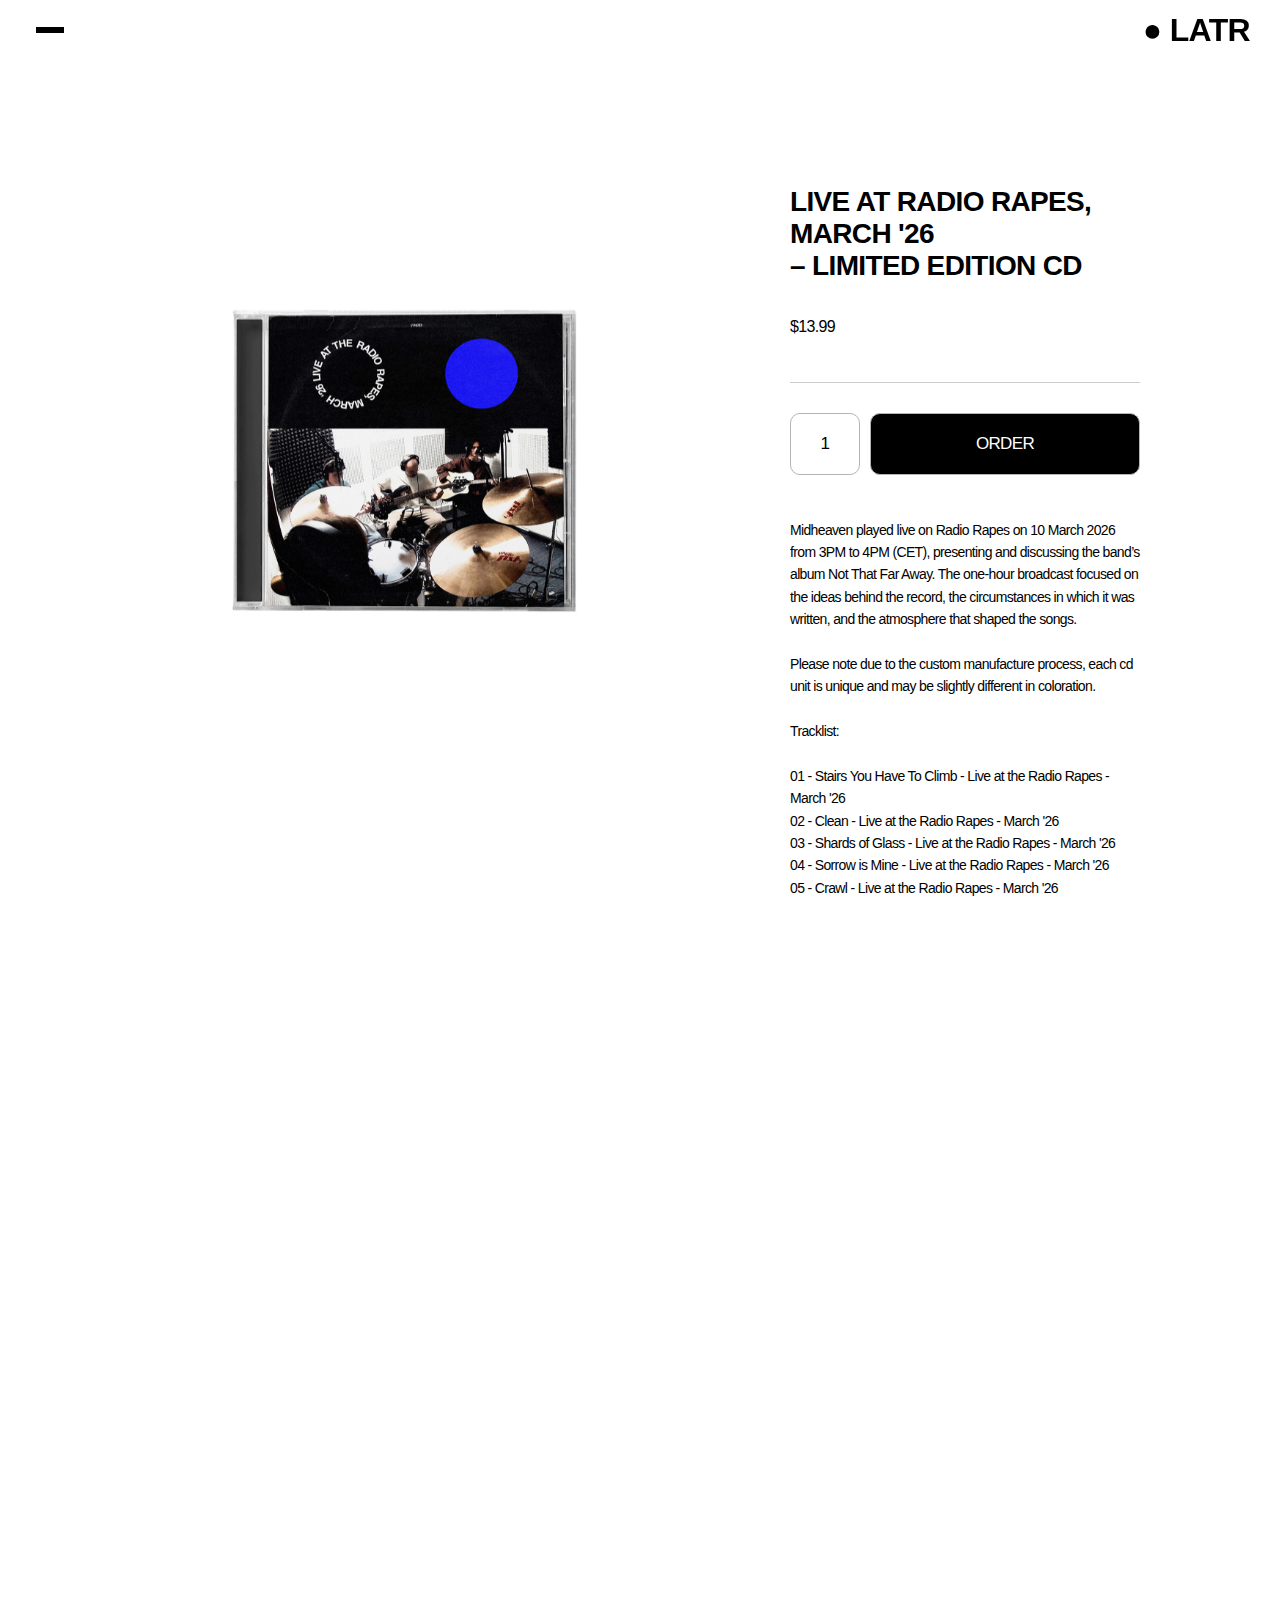
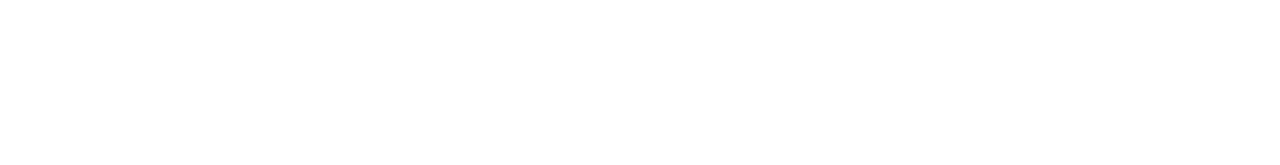
<file: latrr-store.html>
<!DOCTYPE html>
<html lang="en">
<head>
<meta charset="UTF-8">
<meta name="viewport" content="width=device-width, initial-scale=1.0">
<title>Live at the Radio Rapes – Limited Edition CD | Midheaven Official Store</title>

<link rel="stylesheet" href="style/style.css">
<link rel="icon" type="image/x-icon" href="img/favicon.png">
</head>
<body>
<div class="menu-blur" id="menuBlur"></div>
<header class="top-nav">
  <button class="hamburger" id="menuToggle" aria-label="Open menu"> <span></span> <span></span> <span></span> </button>
  <a href="shop.html">
  <h1>● LATR</h1>
  </a> </header>
<nav class="side-menu" id="sideMenu"> <a href="index.html">Home</a> <a href="Listen.html">Listen</a><a href="music.html">Music</a> <a href="shop.html">Store</a> <a href="shows.html">Live</a> <a href="about.html">About</a> <a href="members.html">Members</a><a href="contact.html">CONTACT</a></nav>
<div id="pageWrap">
  <div class="container">
    <div class="content">
      <div class="product">
        <div class="product-image"> <img src="img/shop/live-at-the-radio-rapes.jpg" alt="Album - Not That Far Away"> </div>
        <div class="product-info">
          <h1>LIVE AT RADIO RAPES, MARCH '26<br>
            – LIMITED EDITION CD</h1>
          <p class="price">$13.99</p>
          <hr>
          <div class="order-bar">
            <div class="count">1</div>
            <a href="#" class="order-popup">
            <div class="order">ORDER</div>
            </a> </div>
          <div class="about-order">
            <p> Midheaven played live on Radio Rapes on 10 March 2026 from 3PM to 4PM (CET), presenting and discussing the band’s album Not That Far Away. The one-hour broadcast focused on the ideas behind the record, the circumstances in which it was written, and the atmosphere that shaped the songs.<br>
              <br>
              Please note due to the custom manufacture process, each cd unit is unique and may be slightly different in coloration.<br>
              <br>
              Tracklist:<br>
              <br>
              01 - Stairs You Have To Climb - Live at the Radio Rapes - March '26<br>
              02 - Clean - Live at the Radio Rapes - March '26<br>
              03 - Shards of Glass - Live at the Radio Rapes - March '26<br>
              04 - Sorrow is Mine - Live at the Radio Rapes - March '26<br>
              05 - Crawl - Live at the Radio Rapes - March '26<br>
              06 - Happy - Live at the Radio Rapes - March '26<br>
              07 - Trust - Live at the Radio Rapes - March '26<br>
              08 - Place With a Cave Inside - Live at the Radio Rapes - March '26<br>
             
              <br>
              Audio details: <br>
              <br>
              - WAW<br>
              - 16-bit <br>
              - 44.1 kHz<br>
              - Interleaved<br>
              <br>
              Limited to 1 unit per customer. </p>
          </div>
        </div>
      </div>
     
    </div>
  </div>
  <footer class="site-footer">
    <div class="footer-inner"> 
      
      <!-- Column 1 -->
      <div class="footer-col">
        <h4>MIDHEAVEN </h4>
        <a href="music.html">MUSIC</a> <a href="shop.html">STORE</a> <a href="members.html">MEMBERS</a> <a href="contact.html">CONTACT</a> </div>
      
      <!-- Column 2 -->
      <div class="footer-col"> <a href="https://linktr.ee/midheaven_off">Linktree</a> <a href="https://www.instagram.com/midheaven_off">Instagram</a> <a href="https://www.facebook.com/profile.php?id=61583867211752">Facebook</a> <a href="https://www.tiktok.com/@midheavenoff">Tiktok</a> <a href="https://www.youtube.com/@Midheaven_band">Youtube</a> <a href="https://midheaventheband.bandcamp.com/music">Bandcamp</a> </div>
      
      <!-- Column 3 -->
      <div class="footer-col"> <a href="https://musicbrainz.org/artist/9c9b52f1-c494-426c-87ec-4880c5a703e7">MusicBrainz</a> <a href="https://www.discogs.com/artist/17235121-Midheaven-Slovak-Band?srsltid=AfmBOory1wrMPtnKozN6B27eYHwAE5ANR167ertL8E8BWfcTJtRGAwCF">Discogs</a> <a href="https://genius.com/artists/Stredneba">Genius</a> <a href="https://music.fandom.com/wiki/Midheaven">Fandom</a> <a href="https://www.musixmatch.com/artist/Midheaven-5">Musixmatch</a> <a href="https://www.albumoftheyear.org/artist/637004-midheaven/">Album Of The Year</a> </div>
    </div>
    <div class="footer-bottom"> <a>© 2026 Midheaven - All rights reserved - Site made by Stredneba Records</a>
      <div class="footer-legal"> <a href="contact.html">Let's Talk</a> <a href="checkout.html">Manual Order</a> <a href="about-order.html">Ordering Informations</a> <a href="https://strednebarecords.github.io">Stredneba Records</a></div>
    </div>
  </footer>
</div>
<nav aria-hidden="true" style="display:none"> <a href="/Listen.html">Listen</a> <a href="/discography.html">Discography</a> <a href="/shows.html">Live</a> <a href="/about.html">About</a> </nav>
<script src="style/script.js">	
	</script>
<footer>
  <section id="entity-confirmation" style="display:none">
    <h1>Midheaven — Slovak Alternative Rock Band</h1>
    <p> Midheaven is a Slovak alternative rock band formed in 2021.
      The band is also known as Stredneba. </p>
  </section>
</footer>
<div id="eventModal" class="modal">
  <div class="modal-content-order"> <span class="close">&times;</span>
    <h1>LIVE AT THE RADIO RAPES <br>- LIMITED EDITION CD</h1>
    <div class="modal-body">
      <div class="modal-left">
        <div class="checkout-section">
          <h3>Manual Order — Direct Support Edition</h3>
          <p class="bank-info-text"> To create your order, please send a <b>bank transfer using the details below.</b> </p>
          <div class="bank-box">
            <p><strong>Account name:</strong> Jakub Hudaček</p>
            <p><strong>IBAN:</strong> SK61 1100 0000 0029 3832 9711</p>
            <p><strong>Amount:</strong> $14,99 (Shipping = 1$) </p>
            <p><strong>Reference:</strong> LATR + Your Full Name</p>
          </div>
          <hr>
          <h3>After Payment</h3>
          <p class="bank-info-text">To complete your order, please email us a <b>screenshot together with your shipping details. </b> </p>
          <div class="bank-box">
            <p>Example:</p>
            <br>
            <p><strong>Subject - Live at the Radio Rapes, CD</strong></p>
            <br>
            <p><strong>Full Name</strong></p>
            <p><strong>Adress</strong></p>
            <p><strong>Postal Code, City</strong></p>
            <p><strong>Country</strong></p>
            <br>
            <p><strong>Screenshot - Receipt</strong></p>
          </div>
			
        </div>
		      <nav>
				<div class="arrow"><a>▼</a></div></nav> <br>
        <div class="order-policy">
			
          <p class="order-info-text"> Please note that due to the custom manufacturing process of our products, some orders may be delayed by up to 10 business days. We will do our best to process and ship your order as quickly as possible. </p>
          <p class="order-info-text"> If you are not satisfied with your order, we offer full refunds within 30 days of receiving your purchase.<br>
            <br>
            If you encounter any issues, please don't hesitate to reach out to us at <strong>midheavenoff@gmail.com</strong>. </p>
        </div>
      </div>
      <a href="mailto:midheavenoff@gmail.com" class="email-btn"><b>AFTER PAYING E-MAIL  EVERYTHING HERE</b> </a> </div>
  </div>
</div>
</body>
<script>
  const modal = document.getElementById("eventModal");
const closeBtn = modal.querySelector(".close");

document.querySelectorAll(".order-popup").forEach(btn => {
  btn.addEventListener("click", e => {
    e.preventDefault();
    modal.classList.add("open");
    document.body.style.overflow = "hidden";
  });
});

closeBtn.addEventListener("click", () => {
  modal.classList.remove("open");
  document.body.style.overflow = "auto";
});

window.addEventListener("click", e => {
  if (e.target === modal) {
    modal.classList.remove("open");
    document.body.style.overflow = "auto";
  }
});
</script>
</html>
</file>
<file: style/style.css>
@charset "UTF-8"; /* CSS Document */
html, body {
  margin: 0;
  padding: 0;
  height: 100%;
  width: 100%;
font-family: Helvetica, "Helvetica Neue";
  overflow-x: hidden;
  min-height: 100vh;
  display: flex;
  flex-direction: column;
	letter-spacing: -0.65px;
}
.page-content {
  flex: 1;
}



#pageWrap {
  flex: 1;
  display: flex;
  flex-direction: column;
}
#pageWrap.page-down {
  transform: translateY(200px);
}
.content {
  margin-top: 2%;
}
.menu-blur {
  position: fixed;
  top: 0;
  left: 0;
  width: 100%; /* ← IMPORTANT (NOT 100vw) */
  height: 100%;
  background: rgba(255, 255, 255, 0.3);
  backdrop-filter: blur(2px);
  -webkit-backdrop-filter: blur(2px);
  opacity: 0;
  pointer-events: none;
  transition: opacity 0.4s ease;
  z-index: 2400;
}
.menu-blur.active {
  opacity: 1;
  pointer-events: auto;
}
.top-nav {
  background-color: hsla(0,0%,100%,0.19);
  top: 0;
  left: 0;
  width: 100%;
  height: 40px;
  display: flex;
  align-items: center;
  justify-content: space-between;
  padding: 30px;
  z-index: 3000;
  box-sizing: border-box;
}
.top-nav img {
  width: 70px;
  margin-right: 1%;
}
.top-nav a {
  color: black;
  text-decoration: none;
	
}
.hamburger {
  background: none;
  border: none;
  cursor: pointer;
  display: flex;
  flex-direction: column;
}
.hamburger:hover {
  opacity: 50%;

}
.hamburger span {
  width: 28px;
  height: 2px;
  background: black;
  transition: transform 0.3s ease, opacity 0.3s ease;
}
.side-menu {
  position: fixed;
  inset: 0;
  width: 100%;
  height: 100%;
  padding-left: 4%;
  background: rgba(255, 255, 255, 0.6);
  backdrop-filter: blur(10px);
  -webkit-backdrop-filter: blur(10px);
  gap: 0;
  display: flex;
  flex-direction: column;
  justify-content: center;
  align-items: flex-start; /* ← LEFT aligned */
  transform: translateX(100%);
  transition: transform 0.45s ease;
  z-index: 2500;
}
.side-menu.open {
  transform: translateX(0);
	
}


.side-menu a {
  font-size: 50px;
  text-transform: uppercase;
  line-height: 1.05; /* sentence-like */
  color: black;
  text-decoration: none;
  font-weight: 500;
  transition: opacity 0.3s ease;
  margin: 0;
}
#linksPanel {
  position: fixed;
  top: 0;
  width: 100%;
  display: flex;
  align-items: center; /* centers nav items horizontally */
  gap: 2px;
  margin: 0 auto; /* ensures nav itself is centered */
  justify-content: center; /* keep links centered */
  padding: 10px 0;
  z-index: 2000;
  color: black;
  opacity: 1;
  pointer-events: auto;
  transition: opacity 0.6s ease;
}
#linksPanel.show {
  opacity: 1;
  pointer-events: auto;
}
#linksPanel:not(.show) {
  opacity: 0;
  pointer-events: none;
}
#linksPanel a {
  color: black;
  text-decoration: none;
  padding: 5px 15px;
  border-radius: 8px;
  transition: background-color 0.3s ease, transform 0.2s ease;
}
#linksPanel a:hover {
  color: grey;
  transition: 0.5s;
} /* ----------------------------------------- */ /* NAVIGATION */ /* ----------------------------------------- */ nav {
  display: flex;
  flex-direction: column;
  align-items: center;
  gap: 60px;
}

.nav-image{
	width: 100%;
}

nav {
  flex-direction: column;
  align-items: center; /* centers nav items horizontally */
  margin: 0 auto; /* ensures nav itself is centered */
  
}
.nav-item {
  display: flex;
  justify-content: center;
}
.nav-item img {
  width: 250px;
}
nav a img {
  position: relative;
  z-index: 1;
}
nav a {
  display: flex;
  justify-content: center;
  align-items: center;
  padding: 10px 5px;
  border-radius: 30px;
  transition: transform 0.2s ease;
  margin: 0; /* remove margin so flex centering works */
}
#logoBtn.move-up {
  animation: headMoveUp 0.8s forwards;
}
#logoBtn {
  height: 250px;
} /* ----------------------------------------- */ /* CONTAINER */ /* ----------------------------------------- */
.container {
  display: flex;
  flex-direction: column;
  align-items: center;
  justify-content: flex-start;
  flex: 1;
  text-align: center;
  position: relative;
  margin-bottom: 5%;
} /* ----------------------------------------- */ /* HEAD IMAGE */ /* ----------------------------------------- */
#head {
  width: 250px;
  position: relative;
  margin-top: 250px;
  z-index: 2;
  cursor: pointer;
  transform-origin: center bottom;
  filter: blur(0px);
  transition: transform 0.3s ease, filter 0.3s ease;
}

#head.move-up {
  animation: headMoveUp 0.8s forwards;
}
#content {
  opacity: 0;
  transform: translateY(50px);
  transition: opacity 1s ease, transform 1s ease;
  width: 100%;
}
#content img {
  height: 100%;
}
.arrow {
	padding: 6%;
  font-size: 30px;
}
.arrow img {
  width: 50px;
}
.watchbox {
  width: 100%;
  min-height: 100vh;
  display: flex;
  align-items: center;
  justify-content: center;
  background-image: url("../img/notthatfaraway.jpg");
  background-size: cover;
  text-align: center;
}

.watchbox-2 {
  width: 100%;
  min-height: 100vh;
  display: flex;
  align-items: center;
  justify-content: center;
  background-image: url("../img/Live/Stairs-live.jpg");
  background-size: cover;
	object-fit: cover;
  text-align: center;
}
.watch {
  display: flex;
  flex-direction: column;
  align-items: center;
  gap: 1.5rem;
	margin-top: 30%;
	font-weight: 900;
}
.watch h1 {
  color: white;
  margin: 0;
}
.cta-buttons {
  display: flex;
  gap: 1rem;
}
.cta-buttons a {
  color: white;
  text-decoration: none;
  padding: 10px 10px;
  border: 1px solid white;
  border-radius: 10px;
  transition: 0.3s ease;
}
.cta-buttons a:hover {
  background-color: white;
  color: black;
}
.listenicons {
  display: flex;
  justify-content: center;
  align-items: center;
  gap: clamp(8px, 3vw, 25px);
  flex-wrap: nowrap; /* Prevent wrapping to a column */
  overflow-x: auto; /* Allow horizontal scroll if icons exceed screen width */
}

.listenicons img {
    width: clamp(18px, 4vw, 32px);
  height: auto;
  display: block;
  transition: 0.2s ease;

}

.items {
  margin-top: 4%;
  display: flex; /* row layout for desktop */
  flex-wrap: wrap; /* allow wrapping on smaller screens */
  justify-content: center; /* center items */
  width: 100%;
  min-height: auto; /* NOT height */
}
.saleitems {
  flex: 1 1 200px; /* flexible, min 200px, max auto */
  max-width: 500px; /* prevent too wide on desktop */
  display: flex;
  flex-direction: column;
  align-items: center;
  text-align: center;
  box-sizing: border-box;
}
.saleitems img {
  width: 100%;
  height: auto;
  object-fit: cover;
  margin-bottom: 10px;
}
.saleitems p {
  margin: 5px 0;
  font-size: 14px;
}
.saleitems a {
  text-decoration: none;
  color: black;
  font-weight: 500;
  transition: all 0.3s ease;
}
.order-info {
  margin-top: 5%;
}
.order-info a {
  color: black;
  text-decoration: none;
  border: 1px solid black;
  padding: 2%;
  border-radius: 30px;
}
.product {
  max-width: 1000px;
  margin: 100px auto;
  display: grid;
  grid-template-columns: 450px 1fr;
  gap: 200px;
  align-items: flex-start;
}
.product-image {
  position: sticky;
  top: 100px; /* below your header */
  align-self: start;
}
.product-image img {
  width: 550px;
  display: block;
}
.product hr {
  opacity: 0.2;
}
/* INFO */
.product-info {
  text-align: left;
}
.product-info h1 {
  font-size: 28px;
  margin: 0 0 10px 0;
}

.product-img {
  position: relative;
  display: block;
}

.product-img img {
  width: 100%;
  display: block;
}

.img-hover {
  position: absolute;
  top: 0;
  left: 0;
  opacity: 0;
}

.product-img:hover .img-hover {
  opacity: 1;
}
.price {
  font-size: 16px;

}
/* HR */
.product-info hr {
  border: none;
  border-top: 1px solid black;
  margin: 20px 0;
}
.related-products {
  max-width: 1000px;
  margin: 100px auto 0;
}
.related-products h1 {
  font-size: 30px;
  font-weight: 500;
  margin-bottom: 30px;
  text-align: left;
  text-transform: uppercase;
}
/* GRID */
.related-grid {
  display: grid;
  grid-template-columns: repeat(2, 1fr);
  gap: 30px;
}
/* ITEM */
.related-item {
  text-decoration: none;
  color: black;
  display: flex;
  flex-direction: column;
}
.related-item img {
  width: 400px;
  height: auto;
  margin-bottom: 10px;
}
.related-item p {
  font-size: 13px;
  margin: 0;
}
.related-item span {
  font-size: 12px;
  opacity: 0.7;
}
/* HOVER */
.related-item:hover img {
  opacity: 0.85;
  transition: 0.3s ease;
}
/* ORDER BAR */
.order-bar {
  display: grid;
  grid-template-columns: 70px 1fr;
  gap: 10px;
  margin-bottom: 20px;
}

.order-bar a{
	text-decoration: none;
}

.count, .order {
  border: 1px solid #B4B4B4;
  border-radius: 10px;
  padding: 20px 0;
  text-align: center;
  font-size: 17px;
  cursor: pointer;
}
.order {
  background-color: black;
  color: white;
}
.order:hover {
  background-color: #141414;
  color: white;
  transition: 0.3s ease;
}


/* LEFT */
.checkout-left {
  padding: 80px;
  max-width: 600px;
}
.checkout-left h2 {
  margin-bottom: 20px;
}
.express-buttons {
  display: flex;
  gap: 10px;
  margin-bottom: 20px;
}
.bank-box {
  background: #f6f6f6;
  padding: 20px;
  border-radius: 12px;
  margin: 20px 0;
  font-size: 14px;
}
.bank-box p {
  margin: 8px 0;
}
.bank-info-text {
  font-size: 14px;
  opacity: 0.8;
}
.shipping-list {
  margin: 10px 0 20px;
  padding-left: 20px;
}
.email-btn {
  display: inline-block;
  padding: 12px 20px;
  background: black;
  color: white;
  text-decoration: none;
	width: 100%;
}
	
	.email-btn-order {
  display: inline-block;
  align-content: flex-end;
  padding: 12px 20px;
  background: white;
  color: black;
  text-decoration: none;
  border-radius: 8px;
		border: 1px solid black;
}
	

.divider {
  text-align: center;
  margin: 30px 0;
  opacity: 0.6;
}
/* FORM */
.checkout-section {
  margin-bottom: 40px;
}
.checkout-section h3 {
  margin-bottom: 15px;
}
.checkout-section input, .checkout-section select {
  width: 100%;
  padding: 14px;
  margin-bottom: 12px;
  border-radius: 8px;
  border: 1px solid #ccc;
  font-size: 14px;
}
.form-row {
  display: flex;
  gap: 10px;
}

/* RIGHT SIDE */
.checkout-right {
  padding: 80px 60px;
}
.order-summary {
  max-width: 400px;
  margin: 0 auto;
}
.summary-product {
  display: flex; /* Changed from grid to flex for better control */
  align-items: center; /* Ensure image and text are vertically aligned */
  gap: 15px; /* Space between image and text */
  margin-bottom: 30px;
}

/* Make image circular, align it properly */
.summary-product img {
  width: 120px; /* Adjust image size */
  height: 120px; /* Make it square */
  object-fit: cover; /* Keep the image from stretching */
  border-radius: 8px; /* Slight rounded corners */
  margin-right: 20px; /* Space between image and text */
}

.product-info {
  display: flex;
  flex-direction: column; /* Stack the product name and price vertically */
  justify-content: center; /* Center the content vertically */
  gap: 10px; /* Space between the product name and price */
}

/* Align the product name and price */
.product-name {
  font-size: 16px;
  line-height: 1.4;
		text-align: right;
}

.product-price {
  font-size: 14px;
  color: #333; /* You can tweak this color */
	text-align: right;
}

.summary-row {
  display: flex;
  justify-content: space-between;
  margin-bottom: 10px;
}

.summary-row.total {
  font-weight: bold;
  font-size: 18px;
}

/* Order Policy Section */
.order-policy {
  padding: 20px;
  background: black;
  color: white;
}

.order-policy h4 {
  font-size: 18px;
  font-weight: bold;
  margin-bottom: 10px;
}

.order-info-text {
  font-size: 14px;
  line-height: 1.6;
  opacity: 0.8;
}

.order-info-text strong {
  font-weight: bold;
}

@media (max-width: 768px) {
  /* Use flexbox layout for mobile */
  .checkout-wrapper {
    display: flex;
    flex-direction: column; /* Stack the two columns vertically */
    padding: 0 20px;
  }

  .checkout-left, .checkout-right {
    width: 100%;
    padding: 20px;
    box-sizing: border-box;
  }
}

.order-summary {
  max-width: 100%; /* Allow order summary to take full width */
  margin: 0 auto;
}

.summary-product {
  display: flex;
  flex-direction: row;
  align-items: center;
  text-align: left;
  width: 100%;
}

.summary-product img {
  width: 100%; /* Adjust the image size */
  margin-bottom: 10px;
}

.checkout-section input, .checkout-section select {
  width: 100%; /* Ensure input fields take full width */
  padding: 14px;
  margin-bottom: 12px;
  border-radius: 8px;
  border: 1px solid #ccc;
  font-size: 14px;
}

.pay-now, .email-btn {
  text-align: center;
  padding: 16px;
  font-size: 16px;
}

.order-policy {
  padding: 20px;
  background: black;
  color: white;

}

.order-policy h4 {
  font-size: 18px;
  font-weight: bold;
  margin-bottom: 10px;
}

.order-info-text {
  font-size: 14px;
  line-height: 1.6;
  opacity: 0.8;
}

.order-info-text strong {
  font-weight: bold;
}





/* DESCRIPTION */
.about-order p {
  font-size: 14px;
  line-height: 1.6;
  max-width: 420px;
}
.contact-info {
  max-height: 0;
  overflow: hidden;
  opacity: 0;
  transition: max-height 0.4s ease, opacity 0.3s ease;
  margin-bottom: 10px;
}
.contact-info.active {
  max-height: 100px;
  opacity: 1;
}
.discography {
  width: 100%;
}
.album-section {
  max-width: 850px;
  margin: 150px auto;
  display: grid;
  grid-template-columns: 450px 1fr;
  gap: 60px;
  align-items: start;
}


.discography-content{
	background-color: white;
}

.artworks{
	justify-content: space-between;
	display: contents;
	gap: 100px;
	margin-top: 10%;
}

.artwork img{
	width: 600px;
	
}









.album-cover {
  position: sticky;
  top: 100px; /* adjust for header height */
  align-self: start;
}
.album-cover img {
  width: 100%;
  display: block;
}
.album-info {
  text-align: left;
}
.more-about {
  color: black;
  text-transform: uppercase;
}
.album-info h1 {
  margin-bottom: 10px;
}
.album-info .year {
  opacity: 0.6;
  margin-bottom: 20px;
}
.music-meta {
  display: flex;
  gap: 10px;
  width: 100%;
  max-width: 500px;
  margin: 20px 0;
}
.meta-year {
  flex: 0 0 90px;
  padding: 12px;
  border: 1px solid black;
  text-align: center;
  border-radius: 10px;
  font-size: 13px;
  letter-spacing: 1px;
}
.meta-type {
  flex: 1;
  padding: 12px;
  background: black;
  color: white;
  text-align: center;
  border-radius: 10px;
  font-size: 13px;
  letter-spacing: 1px;
}
.music-meta a {
  color: white;
  text-decoration: none;
}
.buy-p {
  color: black;
}
.album-info hr {
  opacity: 0.2;
}
.meta-type:hover {
  background-color: #141414;
  color: white;
  transition: 0.3s ease;
}
.live {
  color: black;
  width: 100%;
  min-height: 100vh;
  align-content: space-between;
}
.live-dates {
  display: grid;
  grid-template-columns: 1fr 140px;
  align-items: center;
  max-width: 500px;
  margin: 60px auto;
  padding: 30px 40px;
  border-radius: 30px;
  gap: 70px;
}
.live-dates p {
  text-align: left;
}
.live-dates:hover {
  border-color: black;
  transition: 0.3s ease;
}
.live hr {
  width: 50%;
  opacity: 0.2;
}

.modal {
  position: fixed;
  inset: 0;
  z-index: 5000;

  display: none;

  justify-content: center;

  /* 🔥 CHANGE THIS */
  align-items: flex-start;

  background: rgba(255,255,255,0.3);
  backdrop-filter: blur(6px);
  -webkit-backdrop-filter: blur(6px);

  padding: 40px 20px 20px; /* extra top space */
  overflow-y: auto;
}

.modal.open {
  display: flex;
}

.modal-content {
  background-color: white;
  border: 1px solid black;
  border-radius: 1px;
  max-width: 900px;
  margin: auto;
  padding: 40px;
}

.modal-content-order {
  background-color: white;
  border: 1px solid black;

  width: 100%;
  max-width: 500px;
 max-height: none; /* 🔥 remove the restriction */
  padding: 30px;
 
  position: relative;
}
.modal-content-order hr {
	opacity: 0.5;
}

/* Close button */
.modal .close {
  position: absolute;
  top: 15px;
  right: 20px;
  font-size: 28px;
  font-weight: bold;
  cursor: pointer;
}

.modal .close:hover {
  color: grey;
}

/* Modal content layout */
.modal-body {
  display: flex;
  gap: 40px;
  flex-wrap: wrap;
}

.modal-left, .modal-right {
  flex: 1;
  min-width: 300px;
}



.modal-body img {
  width: 100%;
  max-width: 500px;
  display: block;
  margin-bottom: 20px;
}



.modal-left p {
  margin: 5px 0;
  font-size: 14px;
}

.modal-right p {
  margin-bottom: 15px;
  font-size: 14px;
  line-height: 1.6;
}

/* Close button */
.close {
  position: absolute;
  top: 15px;
  right: 20px;
  font-size: 28px;
  font-weight: bold;
  cursor: pointer;
  color: black;
}

.close:hover {
  color: grey;
}

.tickets {
  background-color: black;
  color: white;
  text-decoration: none;
  border: 1px solid black;
  border-radius: 10px;
  padding: 10px;
  font-size: 12px;
  text-align: center;
  width: 120px;
  justify-self: end;
}
.tickets:hover {
  background-color: white;
  color: black;
  border-color: black;
  transition: 0.3s ease;
}
.about {
  display: block;
  width: 100%;
  align-content: center;
}
.about-text {
  max-width: 500px; /* controls readable width */
  width: 100%;
  margin: 0 auto;
  text-align: left; /* overrides container center */
  padding: 0 20px; /* breathing room on small screens */
}
#content1 {
  opacity: 1;
  transform: none;
}
#content1 img {
  height: 300px;
}
#content1 img:hover {
  transform: scale(1.1);
  transition: 1s ease;
  filter: blur(0px);
}
#content2 {
  opacity: 1;
  transform: none;
}
#content2 img {
  height: 350px;
}
#content2 img:hover {
  transform: scale(1.1);
  transition: 1s ease;
  filter: blur(0px);
}
#content2.show {
  opacity: 1;
  transform: translateY(0);
}
#content.show {
  opacity: 1;
  transform: translateY(0);
}
body {
  opacity: 0;
  transition: opacity 0.6s ease;
}
body.fade-in {
  opacity: 1;
}
body.fade-out {
  opacity: 0;
}
.show {
  min-width: 0;
}
.video {
  margin-bottom: 10%;
}
.site-footer {
  background-color: white;
  color: black;
  padding: 80px 60px 30px;
  font-size: 14px;
}
.footer-inner {
  display: grid;
  grid-template-columns: repeat(3, 1fr);
  gap: 80px;
  max-width: 1200px;
  margin: 0 auto 60px;
}
.footer-col {
  display: flex;
  flex-direction: column;
  gap: 14px;
}
.footer-col h4 {
  font-size: 14px;
  letter-spacing: 1px;
  margin-bottom: 20px;
}
.footer-col a {
  text-decoration: none;
  color: black;
  opacity: 0.8;
  transition: opacity 0.2s ease;
}
.footer-col a:hover {
  opacity: 1;
}
.footer-bottom {
  border-top: 1px solid hsla(0,0%,84%,1.00);
  padding-top: 35px;
  display: flex;
  justify-content: space-between;
  align-items: flex-start;
  max-width: 1200px;
  margin: 0 auto;
}
.footer-legal {
  display: flex;
  gap: 25px;
}
.footer-legal a {
  text-decoration: none;
  color: black;
  opacity: 0.7;
}
.footer-legal a:hover {
  opacity: 1;
}
@media (max-width: 768px) {
  html, body {
    overflow-x: hidden;
  }
  #pageWrap.page-down {
    transform: translateY(120px);
  }
  #linksPanel {
    flex-wrap: wrap;
    gap: 6px;
    padding: 12px 10px;
  }
  #linksPanel a {
    padding: 6px 10px;
    font-size: 14px;
  } /* NAV */ nav {
    gap: 30px;
  }
  nav a {
    margin: 20px;
  }
  #logoBtn, #head {
    width: 180px;
  }
  #head:hover, nav a:hover {
    transform: none;
  }
  @keyframes headMoveUp {
    0% {
      transform: translateY(0) scale(1) rotate(0deg);
    }
    30% {
      transform: translateY(-120px) scale(1.15);
    }
    50% {
      transform: translateY(-100px) scale(1.12);
    }
    70% {
      transform: translateY(-110px) scale(1.13);
    }
    100% {
      transform: translateY(-100px) scale(1.1);
    }
  }
  @keyframes headMoveUp {
    0% {
      transform: translateY(0) scale(1);
    }
    100% {
      transform: translateY(-60px) scale(1.05);
    }
  }
  .container {
    flex: 1;
  }
  .content {
    margin-top: 5%;
    margin-bottom: 5%;
  }
  #content img, #content1 img, #content2 img {
    height: auto;
    width: 100%;
    max-width: 300px;
  }
	
	.listenicons img {
  width: 30px !important;
  max-width: none !important;
	
}
	
  .album-row, .shows-row {
    gap: 20px;
    align-items: center;
  }
  .album-row img, .shows-row img {
    height: auto;
    width: 100%;
    max-width: 300px;
  }
  .album-row:hover img, .shows-row:hover img {
    filter: none;
    border-radius: 0;
  }
  .items {
    gap: 15px;
  }
  .saleitems {
    max-width: 100%;
  }
  .saleitems img {
    max-width: 100%;
    height: auto;
  }
	
	.order-info{
		margin-top: 10%;
	}
	
	.order-info a{
		
	padding: 5%;}
	

  .product {
    display: flex;
    flex-direction: column;
    align-items: center;
    text-align: center;
    gap: 30px;
  }
  .product-image {
    position: static;
    width: 100%;
    display: flex;
    justify-content: center;
  }
  .product-image img {
    width: 80%;
    max-width: 300px;
    display: block;
  }
  .product-info {
    width: 90%;
    max-width: 500px;
    text-align: left;
  }
  .product-info hr {
    width: 100%;
    margin: 20px auto;
  }
  .order-bar {
    width: 100%;
    max-width: 500px;
    grid-template-columns: 70px 1fr;
  }
  .related-products h1 {
    text-align: left;
    padding: 5%;
  }
  .related img {
    margin: 0 auto;
    display: flex;
    justify-content: center;
  }
  .related-products {
    text-align: center;
  }
  .related-products h1 {
    text-align: center;
  }
  .related-grid {
    display: grid;
    grid-template-columns: 1fr;
    justify-items: center;
  }
  .related-item {
    display: flex;
    flex-direction: column;
    align-items: center;
    text-align: center;
  }
  .related-item img {
    width: 80%;
    max-width: 280px;
    display: block;
  }
  .count, .order {
    width: 100%;
  }
  .about-order p {
    max-width: 100%;
  }
  .content video {
    max-width: 100%;
  }
  .arrow {
  }
	
  .watch {
    margin-top: 90%;
    display: flex;
  }
	
   .listenicons {
    gap: 15px; /* Adjust spacing for smaller screens */
  }
	

  .side-menu {
    padding-left: 30px;
  }
  .side-menu a {
    font-size: 30px;
    line-height: 1;
  }
  .album-section {
    display: flex;
    flex-direction: column;
    align-items: center;
    text-align: left;
    gap: 30px;
  }
  .album-cover {
    position: static;
    width: 100%;
    display: flex;
    justify-content: center;
  }
  .album-cover img {
    width: 80%;
    max-width: 400px;
    display: block;
    margin-bottom: 5%;
  }
  .album-info {
    width: 90%;
    max-width: 500px;
    text-align: left;
  }
  .album-info hr {
    width: 100%;
    margin: 20px auto;
  }
	
	.artworks{
	display: contents;
	gap: 100px;
	margin-top: 10%;
}
	
	.artwork img{
		width: 400px;
	}
	
  .music-meta {
    justify-content: center;
    margin: 20px auto;
  }
  .live-dates {
    text-align: center;
    gap: 16px;
  }
  .tickets {
    justify-self: center;
  }
  .about-text {
    max-width: 100%;
    padding: 0 16px;
    margin-top: 15%;
  }
  .footer-inner {
    grid-template-columns: 1fr;
    gap: 40px;
  }
  .footer-bottom {
    flex-direction: column;
    gap: 20px;
    text-align: left;
  }
  .footer-legal {
    flex-wrap: wrap;
    justify-content: flex-start;
  }
	
	  .modal-body {
    flex-direction: column;
    gap: 20px;
  }
  .modal-left img {
    max-width: 100%;
	     flex-direction: column;
  }
	.modal-right img {
    max-width: 100%;
	     flex-direction: column-reverse;
  }
	
	.modal-left {
  flex: 1;
  max-width: 450px;
}
	
	.email-btn{
		  flex: 1;
  max-width: 50%;
	}
	
	 .order-summary {
    max-width: 100%;
  }

  .summary-product img {
    width: 50%; /* Make images fully responsive */
  }
	
	 .modal-content-order {
    max-height: 90vh;
    overflow-y: auto;
  }
	
	.watch h1{
	font-size: 20px;
	}
</file>
